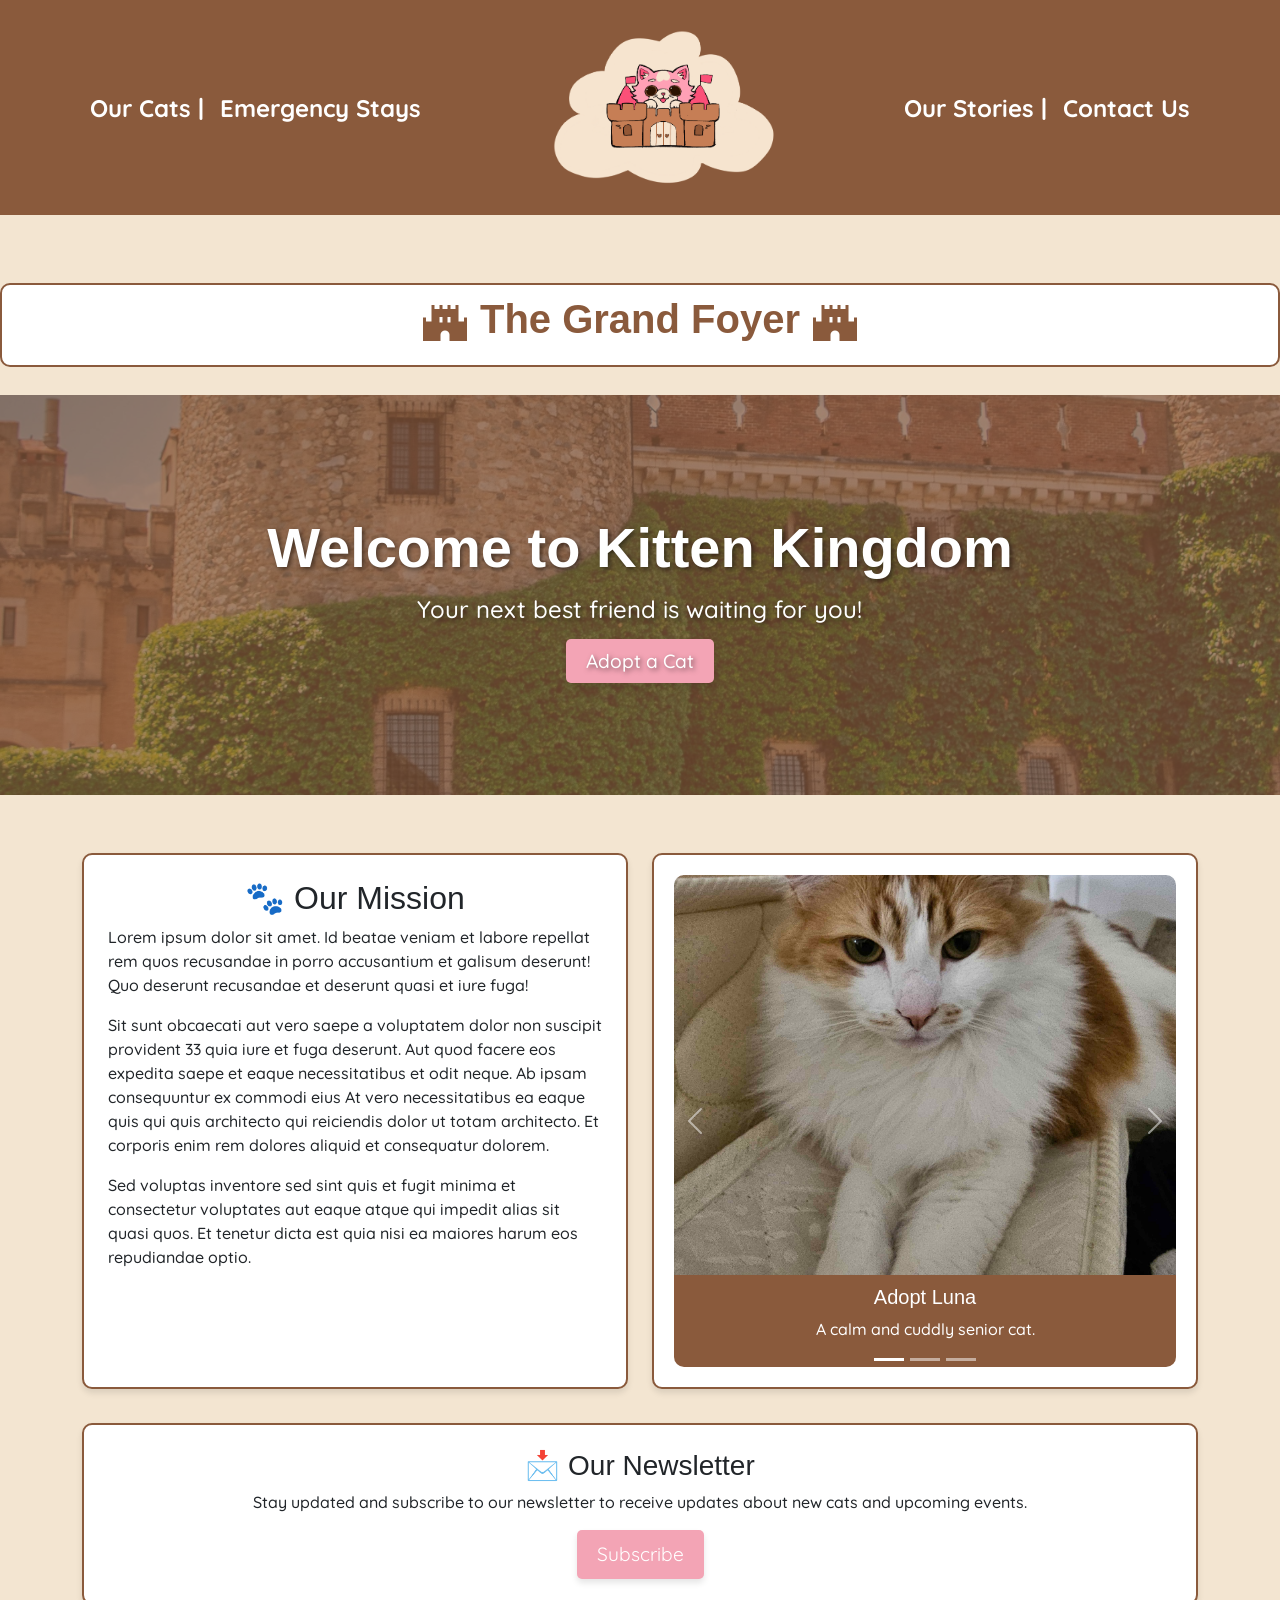
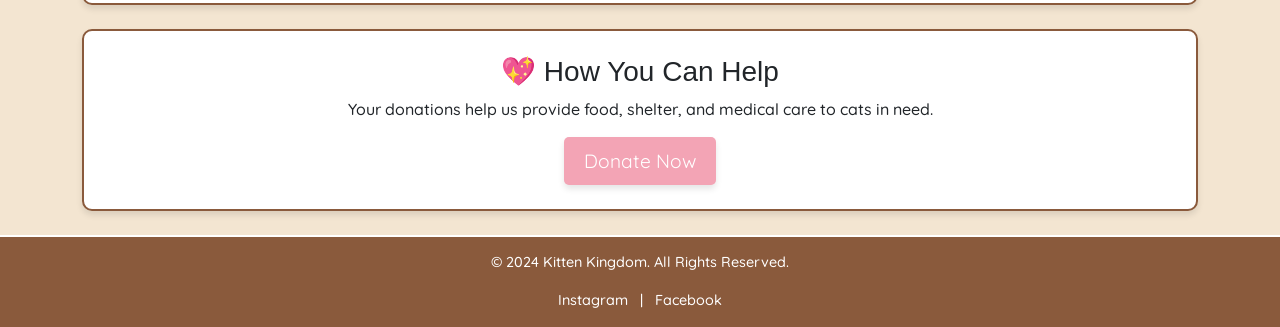
<file: index.html>
<!DOCTYPE html>
<html lang="en">

<head>
    <meta charset="UTF-8">
    <meta name="viewport" content="width=device-width, initial-scale=1.0">
    <meta name="description"
        content="Kitten Kingdom Adoption Center - Find your perfect feline companion! Learn about our adoption process, available cats, our personal mission and our success stories.">
    <meta name="keywords" content="cat adoption, kitten adoption, cat shelter, NYC cats, pet adoption">
    <meta name="author" content="Kitten Kingdom">
    <title>Kitten Kingdom - The Grand Foyer</title>
    <link rel="icon" type="image/x-icon" href="images/favi_1.ico">
    <link href="https://fonts.googleapis.com/css2?family=Carrois+Gothic+SC&family=Quicksand:wght@300..700&display=swap" rel="stylesheet">
    <link href="https://cdn.jsdelivr.net/npm/bootstrap@5.3.2/dist/css/bootstrap.min.css" rel="stylesheet">
    <link rel="stylesheet"
        href="https://fonts.googleapis.com/css2?family=Material+Symbols+Outlined:opsz,wght,FILL,GRAD@20..48,100..700,0..1,-50..200">
    <link rel="stylesheet" href="css/kingdom.css">
</head>

<body>
    <nav class="navbar navbar-expand-lg bg-brown py-3">
        <div class="container">
            <ul class="navbar-nav me-auto">
                <li class="nav-item"><a class="nav-link" href="ourcats.html"> Our Cats | </a></li>
                <li class="nav-item"><a class="nav-link" href="emergencyshelter.html">Emergency Stays </a></li>
            </ul>
            <a class="navbar-brand mx-auto" href="index.html"><img src="images/logo.png" alt="Kitten Kingdom Logo"
                    class="logo"></a>
            <ul class="navbar-nav ms-auto">
                <li class="nav-item"><a class="nav-link" href="oursuccess.html"> Our Stories | </a></li>
                <li class="nav-item"><a class="nav-link" href="contactus.html">Contact Us </a></li>
            </ul>
        </div>
    </nav>

    <header class="text-center my-5 fade-in">
        <div class="header-box">
            <h1><span class="material-symbols-outlined">castle</span>  
                The Grand Foyer   <span class="material-symbols-outlined">castle</span>
            </h1>
        </div>
    </header>

    <div class="hero fade-in">
        <div class="hero-content text-center">
            <h1>Welcome to Kitten Kingdom</h1>
            <p>Your next best friend is waiting for you!</p>
            <a href="ourcats.html" class="btn-custom">Adopt a Cat</a>
        </div>
    </div>
    
    <main class="container mt-5">
        <div class="row align-items-stretch">
            <div class="col-md-6 col-sm-12 mb-4 fade-in d-flex">
                <div class="p-4 box-with-border">
                    <h2 class="text-center">🐾 Our Mission</h2>
                    <p>Lorem ipsum dolor sit amet. Id beatae veniam et labore repellat rem quos recusandae in porro
                        accusantium et galisum deserunt! Quo deserunt recusandae et deserunt quasi et iure fuga! </p>
                    <p>Sit sunt obcaecati aut vero saepe a voluptatem dolor non suscipit provident 33 quia iure et fuga
                        deserunt. Aut quod facere eos expedita saepe et eaque necessitatibus et odit neque. Ab ipsam
                        consequuntur ex commodi eius At vero necessitatibus ea eaque quis qui quis architecto qui
                        reiciendis dolor ut totam architecto. Et corporis enim rem dolores aliquid et consequatur
                        dolorem. </p>
                    <p>Sed voluptas inventore sed sint quis et fugit minima et consectetur voluptates aut eaque atque
                        qui impedit alias sit quasi quos. Et tenetur dicta est quia nisi ea maiores harum eos
                        repudiandae optio.
                    </p>
                </div>
            </div>
            <div class="col-md-6 col-sm-12 mb-4 fade-in d-flex">
                <div id="featuredCats" class="carousel slide box-with-border" data-bs-ride="carousel">
                    <div class="carousel-indicators">
                        <button type="button" data-bs-target="#featuredCats" data-bs-slide-to="0" class="active"
                            aria-current="true"></button>
                        <button type="button" data-bs-target="#featuredCats" data-bs-slide-to="1"></button>
                        <button type="button" data-bs-target="#featuredCats" data-bs-slide-to="2"></button>
                    </div>
                    <div class="carousel-inner">
                        <div class="carousel-item active">
                            <img src="images/cat1.jpg" class="d-block w-100" alt="Cuddly senior cat Luna">
                            <div class="carousel-caption-below">
                                <h5>Adopt Luna</h5>
                                <p>A calm and cuddly senior cat.</p>
                            </div>
                        </div>
                        <div class="carousel-item">
                            <img src="images/cat2.jpg" class="d-block w-100" alt="Playful young kitten whiskers">
                            <div class="carousel-caption-below">
                                <h5>Meet Whiskers</h5>
                                <p>A playful kitten looking for a forever home.</p>
                            </div>
                        </div>
                        <div class="carousel-item">
                            <img src="images/cat3.jpg" class="d-block w-100" alt="Big adventureous young cat shadow">
                            <div class="carousel-caption-below">
                                <h5>Say Hello to Shadow</h5>
                                <p>A curious adventurer ready for her next journey.</p>
                            </div>
                        </div>
                    </div>
                    <button class="carousel-control-prev" type="button" data-bs-target="#featuredCats"
                        data-bs-slide="prev">
                        <span class="carousel-control-prev-icon" aria-hidden="true"></span>
                        <span class="visually-hidden">Previous</span>
                    </button>
                    <button class="carousel-control-next" type="button" data-bs-target="#featuredCats"
                        data-bs-slide="next">
                        <span class="carousel-control-next-icon" aria-hidden="true"></span>
                        <span class="visually-hidden">Next</span>
                    </button>
                </div>
            </div>
        </div>

        <div class="mb-4 fade-in">
            <div class="p-4 box-with-border text-center">
                <h3>📩 Our Newsletter</h3>
                <p>Stay updated and subscribe to our newsletter to receive updates about new cats and upcoming events.
                </p>
                <button class="btn-custom">Subscribe</button>
            </div>
        </div>

        <div class="mb-4 fade-in">
            <div class="p-4 box-with-border text-center">
                <h3>💖 How You Can Help</h3>
                <p>Your donations help us provide food, shelter, and medical care to cats in need.</p>
                <button class="btn-custom">Donate Now</button>
            </div>
        </div>
    </main>

    <footer>
        <div class="container text-center">
            <p>&copy; 2024 Kitten Kingdom. All Rights Reserved.</p>
            <div>
                <a href="#" class="mx-2">Instagram</a> |
                <a href="#" class="mx-2">Facebook</a>
            </div>
        </div>
    </footer>

    <script src="https://cdn.jsdelivr.net/npm/bootstrap@5.3.2/dist/js/bootstrap.bundle.min.js"></script>
</body>

</html>
</file>
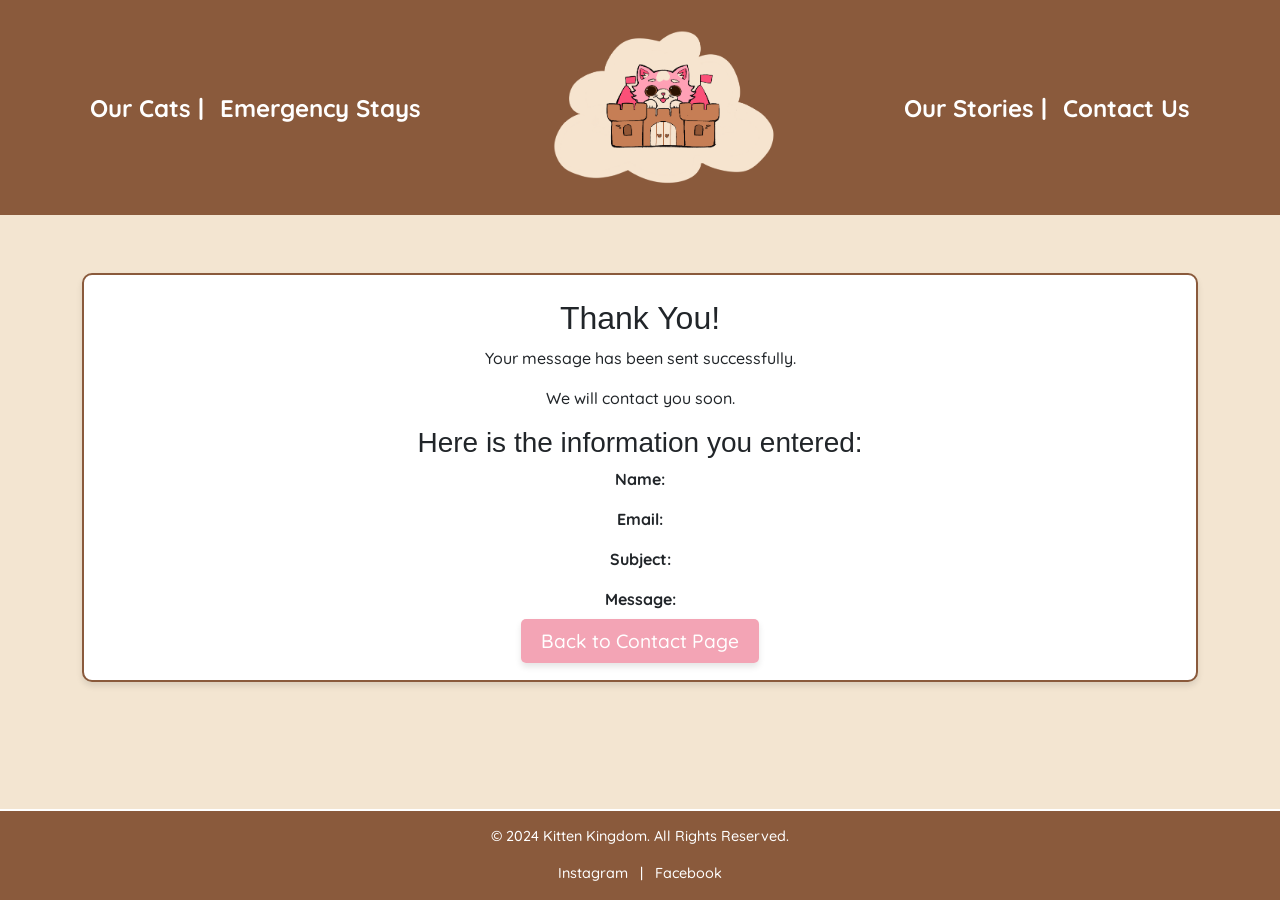
<file: confirmation.html>
<!DOCTYPE html>
<html lang="en">

<head>
    <meta charset="UTF-8">
    <meta name="viewport" content="width=device-width, initial-scale=1.0">
    <title>Message Sent - Kitten Kingdom</title>
    <link rel="icon" type="image/x-icon" href="images/favi_1.ico">
    <link href="https://fonts.googleapis.com/css2?family=Carrois+Gothic+SC&family=Quicksand:wght@300..700&display=swap" rel="stylesheet">
    <link href="https://cdn.jsdelivr.net/npm/bootstrap@5.3.2/dist/css/bootstrap.min.css" rel="stylesheet">
    <link rel="stylesheet" href="css/kingdom.css">
</head>

<body>

    <nav class="navbar navbar-expand-lg bg-brown py-3 fade-in">
        <div class="container">
            <ul class="navbar-nav me-auto">
                <li class="nav-item"><a class="nav-link" href="ourcats.html"> Our Cats | </a></li>
                <li class="nav-item"><a class="nav-link" href="emergencyshelter.html">Emergency Stays </a></li>
            </ul>
            <a class="navbar-brand mx-auto" href="index.html"><img src="images/logo.png" alt="Kitten Kingdom Logo"
                    class="logo"></a>
            <ul class="navbar-nav ms-auto">
                <li class="nav-item"><a class="nav-link" href="oursuccess.html"> Our Stories | </a></li>
                <li class="nav-item"><a class="nav-link" href="contactus.html">Contact Us </a></li>
            </ul>
        </div>
    </nav>

    <main class="container my-5 fade-in">
        <div class="box-with-border p-4 text-center">
            <h2>Thank You!</h2>
            <p>Your message has been sent successfully.</p>
            <p>We will contact you soon.</p>
            <h3>Here is the information you entered:</h3>
            <p><strong>Name:</strong> <span id="name"></span></p>
            <p><strong>Email:</strong> <span id="email"></span></p>
            <p><strong>Subject:</strong> <span id="subject"></span></p>
            <p><strong>Message:</strong> <span id="message"></span></p>
            <a href="contactus.html" class="btn-custom mt-3">Back to Contact Page</a>
        </div>
    </main>

    <footer>
        <div class="container text-center fade-in">
            <p>&copy; 2024 Kitten Kingdom. All Rights Reserved.</p>
            <div>
                <a href="#" class="mx-2">Instagram</a> |
                <a href="#" class="mx-2">Facebook</a>
            </div>
        </div>
    </footer>

    <script>
        
        const params = new URLSearchParams(window.location.search);

        
        document.getElementById("name").textContent = params.get("name");
        document.getElementById("email").textContent = params.get("email");
        document.getElementById("subject").textContent = params.get("subject");
        document.getElementById("message").textContent = params.get("message");
    </script>
</body>

</html>
</file>
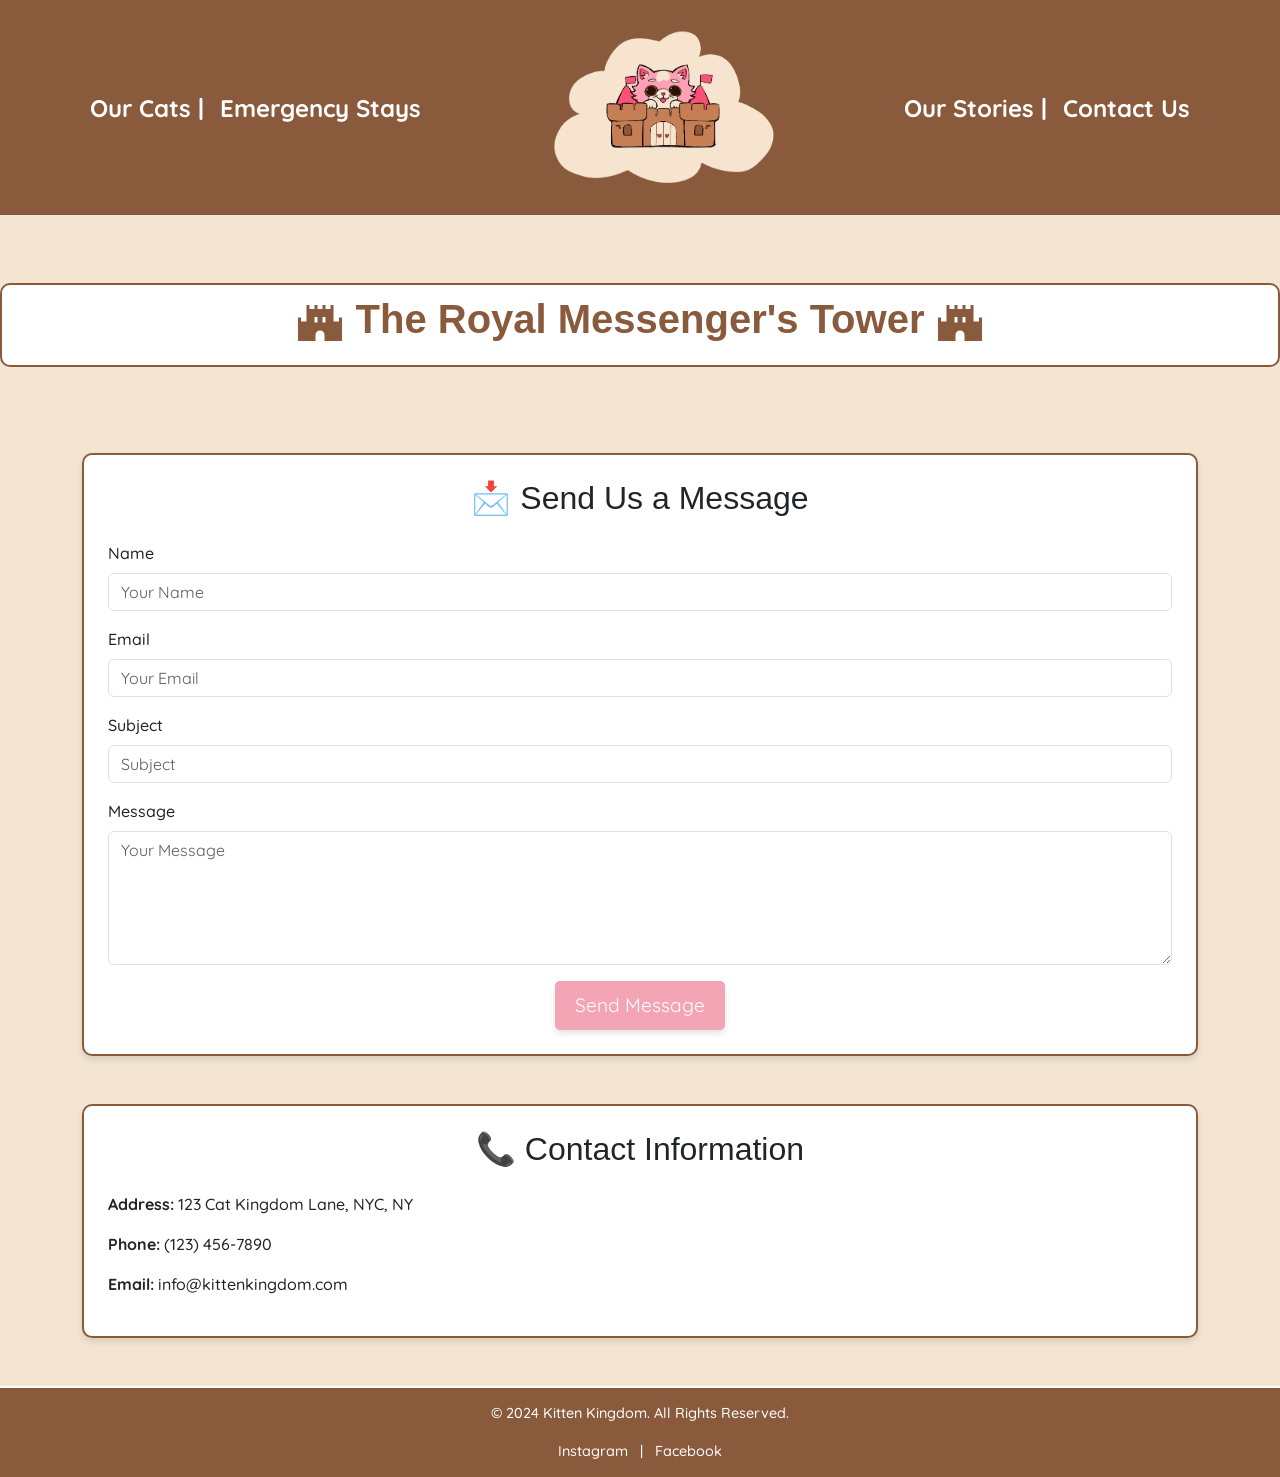
<file: contactus.html>
<!DOCTYPE html>
<html lang="en">

<head>
    <meta charset="UTF-8">
    <meta name="viewport" content="width=device-width, initial-scale=1.0">
    <title>Kitten Kingdom - The Royal Messenger's Tower</title>
    <link rel="icon" type="image/x-icon" href="images/favi_1.ico">
    <link href="https://fonts.googleapis.com/css2?family=Quicksand:wght@300..700&display=swap" rel="stylesheet">
    <link href="https://cdn.jsdelivr.net/npm/bootstrap@5.3.2/dist/css/bootstrap.min.css" rel="stylesheet">
    <link rel="stylesheet"
        href="https://fonts.googleapis.com/css2?family=Material+Symbols+Outlined:opsz,wght,FILL,GRAD@20..48,100..700,0..1,-50..200" />
    <link rel="stylesheet" href="css/kingdom.css">
</head>

<body>

    <nav class="navbar navbar-expand-lg bg-brown py-3">
        <div class="container">
            <ul class="navbar-nav me-auto">
                <li class="nav-item"><a class="nav-link" href="ourcats.html"> Our Cats  | </a></li>
                <li class="nav-item"><a class="nav-link" href="emergencyshelter.html">Emergency Stays </a></li>
            </ul>
            <a class="navbar-brand mx-auto" href="index.html"><img src="images/logo.png" alt="Kitten Kingdom Logo"
                    class="logo"></a>
            <ul class="navbar-nav ms-auto">
                <li class="nav-item"><a class="nav-link" href="oursuccess.html"> Our Stories | </a></li>
                <li class="nav-item"><a class="nav-link" href="contactus.html">Contact Us </a></li>
            </ul>
        </div>
    </nav>

    <header class="text-center my-5 fade-in">
        <div class="header-box">
            <h1><span class="material-symbols-outlined">castle</span>  
                The Royal Messenger's Tower   <span class="material-symbols-outlined">castle</span>
            </h1>
        </div>
    </header>

    <main class="container my-5 fade-in">
        <div class="mb-5">
            <div class="box-with-border p-4">
                <h2 class="text-center mb-4">📩 Send Us a Message</h2>
                <form action="confirmation.html" method="get">
                    <div class="mb-3">
                        <label for="name" class="form-label">Name</label>
                        <input type="text" class="form-control" id="name" name="name" placeholder="Your Name" required>
                    </div>
                    <div class="mb-3">
                        <label for="email" class="form-label">Email</label>
                        <input type="email" class="form-control" id="email" name="email" placeholder="Your Email" required>
                    </div>
                    <div class="mb-3">
                        <label for="subject" class="form-label">Subject</label>
                        <input type="text" class="form-control" id="subject" name="subject" placeholder="Subject" required>
                    </div>
                    <div class="mb-3">
                        <label for="message" class="form-label">Message</label>
                        <textarea class="form-control" id="message" name="message" rows="5" placeholder="Your Message"
                            required></textarea>
                    </div>
                    <div class="text-center">
                        <button type="submit" class="btn-custom">Send Message</button>
                    </div>
                </form>
            </div>
        </div>

        <div>
            <div class="box-with-border p-4 fade-in">
                <h2 class="text-center mb-4">📞 Contact Information</h2>
                <p><strong>Address:</strong> 123 Cat Kingdom Lane, NYC, NY</p>
                <p><strong>Phone:</strong> (123) 456-7890</p>
                <p><strong>Email:</strong> info@kittenkingdom.com</p>
                
            </div>
        </div>
    </main>

    <footer>
        <div class="container text-center">
            <p>&copy; 2024 Kitten Kingdom. All Rights Reserved.</p>
            <div>
                <a href="#" class="mx-2">Instagram</a> |
                <a href="#" class="mx-2">Facebook</a>
            </div>
        </div>
    </footer>

    <script src="https://cdn.jsdelivr.net/npm/bootstrap@5.3.2/dist/js/bootstrap.bundle.min.js"></script>
</body>

</html>
</file>
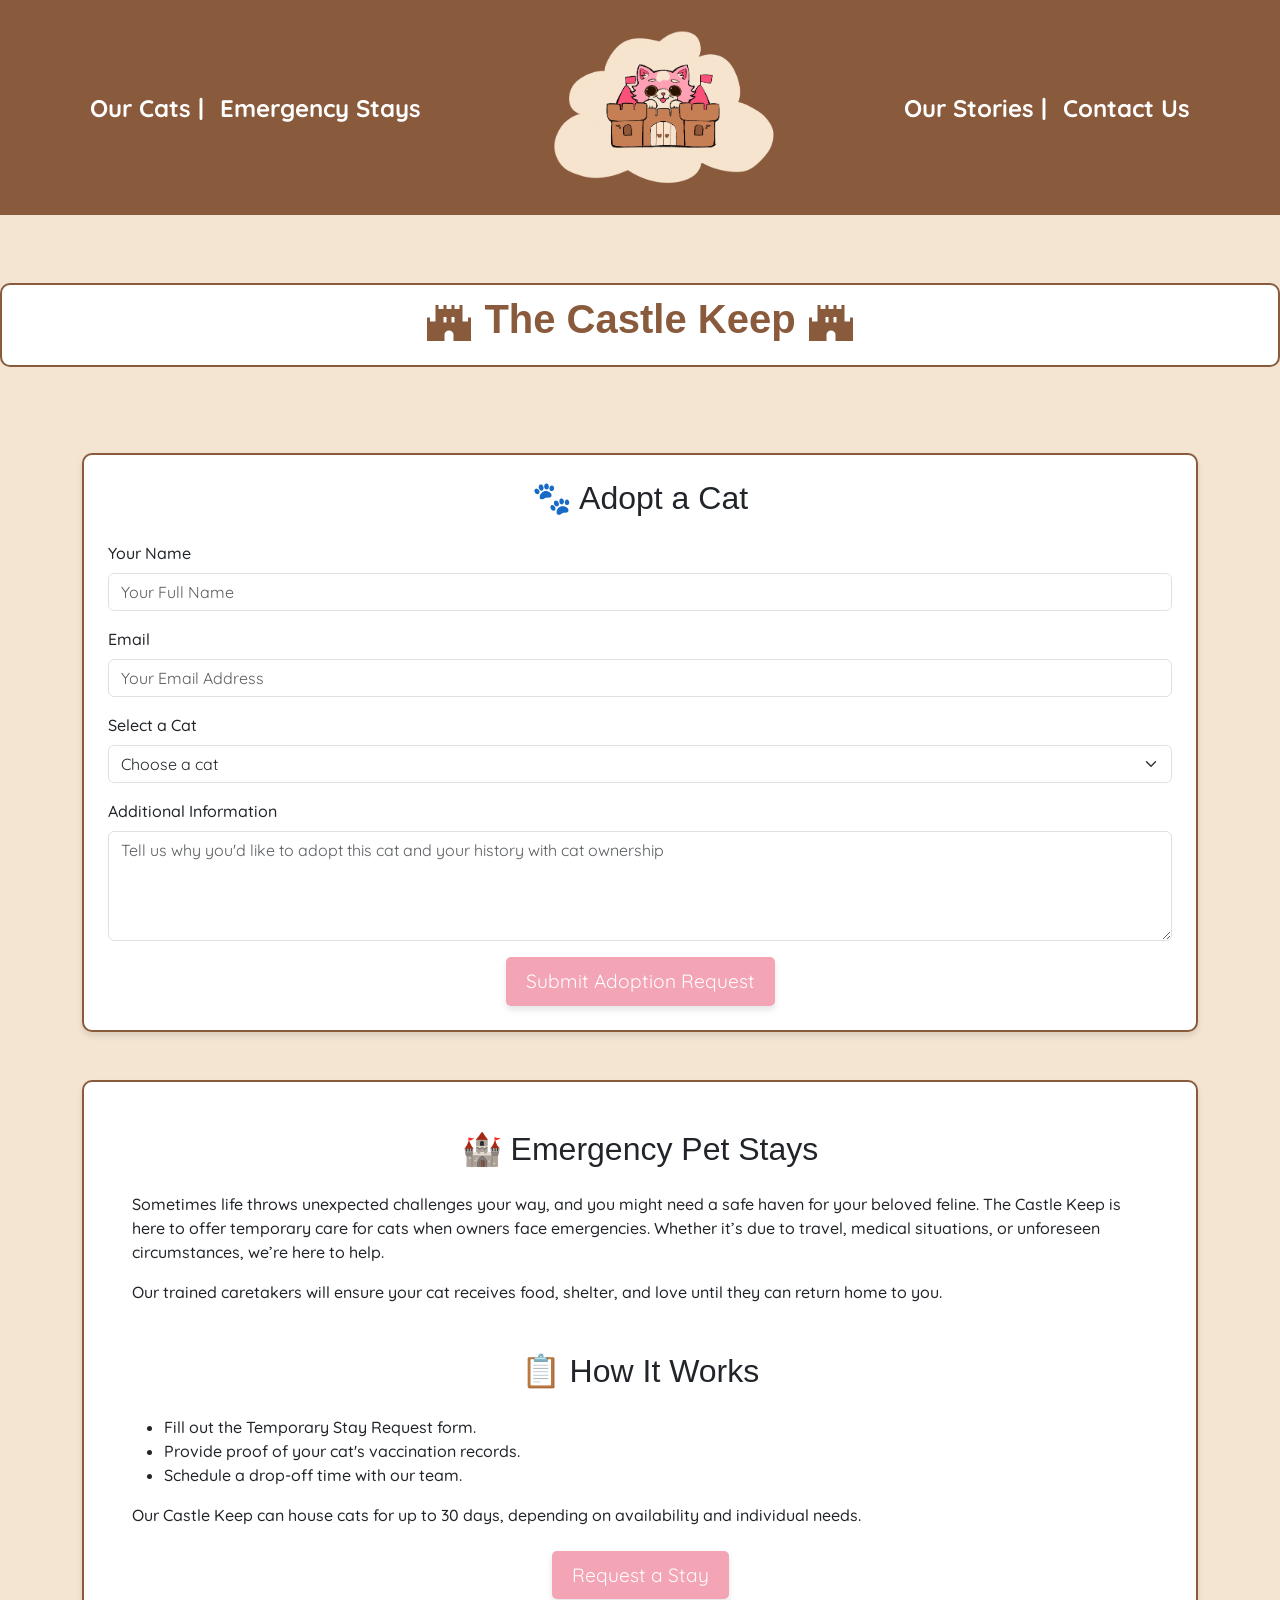
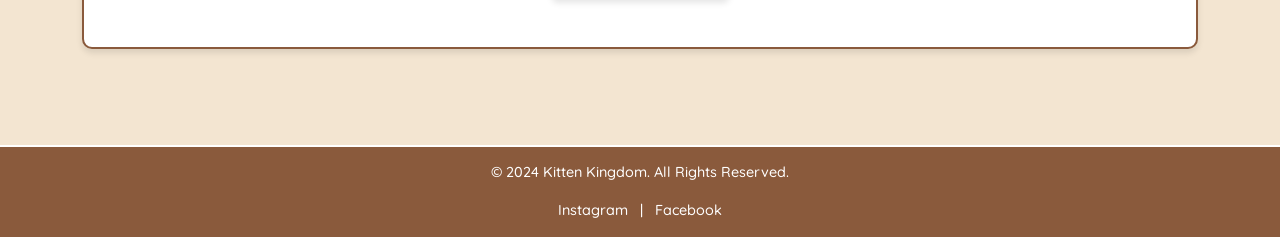
<file: emergencyshelter.html>
<!DOCTYPE html>
<html lang="en">

<head>
    <meta charset="UTF-8">
    <meta name="viewport" content="width=device-width, initial-scale=1.0">
    <title>Kitten Kingdom - The Castle Keep</title>
    <link rel="icon" type="image/x-icon" href="images/favi_1.ico">
    <link href="https://fonts.googleapis.com/css2?family=Carrois+Gothic+SC&family=Quicksand:wght@300..700&display=swap" rel="stylesheet">
    <link href="https://cdn.jsdelivr.net/npm/bootstrap@5.3.2/dist/css/bootstrap.min.css" rel="stylesheet">
    <link rel="stylesheet"
        href="https://fonts.googleapis.com/css2?family=Material+Symbols+Outlined:opsz,wght,FILL,GRAD@20..48,100..700,0..1,-50..200" />
    <link rel="stylesheet" href="css/kingdom.css">
</head>

<body>

    <nav class="navbar navbar-expand-lg bg-brown py-3">
        <div class="container">
            <ul class="navbar-nav me-auto">
                <li class="nav-item"><a class="nav-link" href="ourcats.html"> Our Cats | </a></li>
                <li class="nav-item"><a class="nav-link" href="emergencyshelter.html">Emergency Stays </a></li>
            </ul>
            <a class="navbar-brand mx-auto" href="index.html"><img src="images/logo.png" alt="Kitten Kingdom Logo"
                    class="logo"></a>
            <ul class="navbar-nav ms-auto">
                <li class="nav-item"><a class="nav-link" href="oursuccess.html"> Our Stories | </a></li>
                <li class="nav-item"><a class="nav-link" href="contactus.html">Contact Us </a></li>
            </ul>
        </div>
    </nav>

    <header class="text-center my-5 fade-in">
        <div class="header-box">
            <h1><span class="material-symbols-outlined">castle</span>  
                The Castle Keep   <span class="material-symbols-outlined">castle</span>
            </h1>
        </div>
    </header>

    <main class="container my-5 fade-in">

        <div class="mb-5">
            <div class="box-with-border p-4">
                <h2 class="text-center mb-4">🐾 Adopt a Cat</h2>
                <form>
                    <div class="mb-3">
                        <label for="adopterName" class="form-label">Your Name</label>
                        <input type="text" class="form-control" id="adopterName" placeholder="Your Full Name" required>
                    </div>
                    <div class="mb-3">
                        <label for="adopterEmail" class="form-label">Email</label>
                        <input type="email" class="form-control" id="adopterEmail" placeholder="Your Email Address" required>
                    </div>
                    <div class="mb-3">
                        <label for="selectedCat" class="form-label">Select a Cat</label>
                        <select class="form-select" id="selectedCat" required>
                            <option selected disabled>Choose a cat</option>
                            <option value="Luna">Luna</option>
                            <option value="Whiskers">Whiskers</option>
                            <option value="Shadow">Shadow</option>
                            <option value="Mittens">Mittens</option>
                            <option value="Bella">Bella</option>
                            <option value="Tiger">Tiger</option>
                        </select>
                    </div>
                    <div class="mb-3">
                        <label for="adopterMessage" class="form-label">Additional Information</label>
                        <textarea class="form-control" id="adopterMessage" rows="4"
                            placeholder="Tell us why you'd like to adopt this cat and your history with cat ownership" required></textarea>
                    </div>
                    <div class="text-center">
                        <button type="submit" class="btn-custom">Submit Adoption Request</button>
                    </div>
                </form>
            </div>
        </div>

        <div class="mb-5">
            <div class="box-with-border p-5">
                <h2 class="text-center mb-4">🏰 Emergency Pet Stays</h2>
                <p>
                    Sometimes life throws unexpected challenges your way, and you might need a safe haven for your beloved feline. 
                    The Castle Keep is here to offer temporary care for cats when owners face emergencies. Whether it’s due to travel, 
                    medical situations, or unforeseen circumstances, we’re here to help.
                </p>
                <p>
                    Our trained caretakers will ensure your cat receives food, shelter, and love until they can return home to you.
                </p>
                <h2 class="text-center mb-4 mt-5">📋 How It Works</h2>
                <ul>
                    <li>Fill out the Temporary Stay Request form.</li>
                    <li>Provide proof of your cat's vaccination records.</li>
                    <li>Schedule a drop-off time with our team.</li>
                </ul>
                <p>
                    Our Castle Keep can house cats for up to 30 days, depending on availability and individual needs.
                </p>
                <div class="text-center mt-4">
                    <button class="btn-custom" data-bs-toggle="collapse" data-bs-target="#stayForm" aria-expanded="false"
                        aria-controls="stayForm">Request a Stay</button>
                </div>
            </div>

            <div class="collapse mt-4" id="stayForm">
                <div class="box-with-border p-5">
                    <h2 class="text-center mb-4">📋 Temporary Stay Form</h2>
                    <form>
                        <div class="mb-3">
                            <label for="ownerName" class="form-label">Your Name</label>
                            <input type="text" class="form-control" id="ownerName" placeholder="Your Full Name" required>
                        </div>
                        <div class="mb-3">
                            <label for="ownerEmail" class="form-label">Email</label>
                            <input type="email" class="form-control" id="ownerEmail" placeholder="Your Email Address" required>
                        </div>
                        <div class="mb-3">
                            <label for="catName" class="form-label">Cat's Name</label>
                            <input type="text" class="form-control" id="catName" placeholder="Your Cat's Name" required>
                        </div>
                        <div class="mb-3">
                            <label for="stayStartDate" class="form-label">Stay Start Date</label>
                            <input type="date" class="form-control" id="stayStartDate" required>
                        </div>
                        <div class="mb-3">
                            <label for="stayEndDate" class="form-label">Stay End Date</label>
                            <input type="date" class="form-control" id="stayEndDate" required>
                        </div>
                        <div class="mb-3">
                            <label for="message" class="form-label">Additional Information</label>
                            <textarea class="form-control" id="message" rows="4"
                                placeholder="Provide any special instructions or details (ie. allergies, general cat temperament)" required></textarea>
                        </div>
                        <div class="text-center">
                            <button type="submit" class="btn-custom">Submit Request</button>
                        </div>
                    </form>
                </div>
            </div>
        </div>
    </main>

    <footer>
        <div class="container text-center">
            <p>&copy; 2024 Kitten Kingdom. All Rights Reserved.</p>
            <div>
                <a href="#" class="mx-2">Instagram</a> |
                <a href="#" class="mx-2">Facebook</a>
            </div>
        </div>
    </footer>

    <script src="https://cdn.jsdelivr.net/npm/bootstrap@5.3.2/dist/js/bootstrap.bundle.min.js"></script>
</body>

</html>
</file>
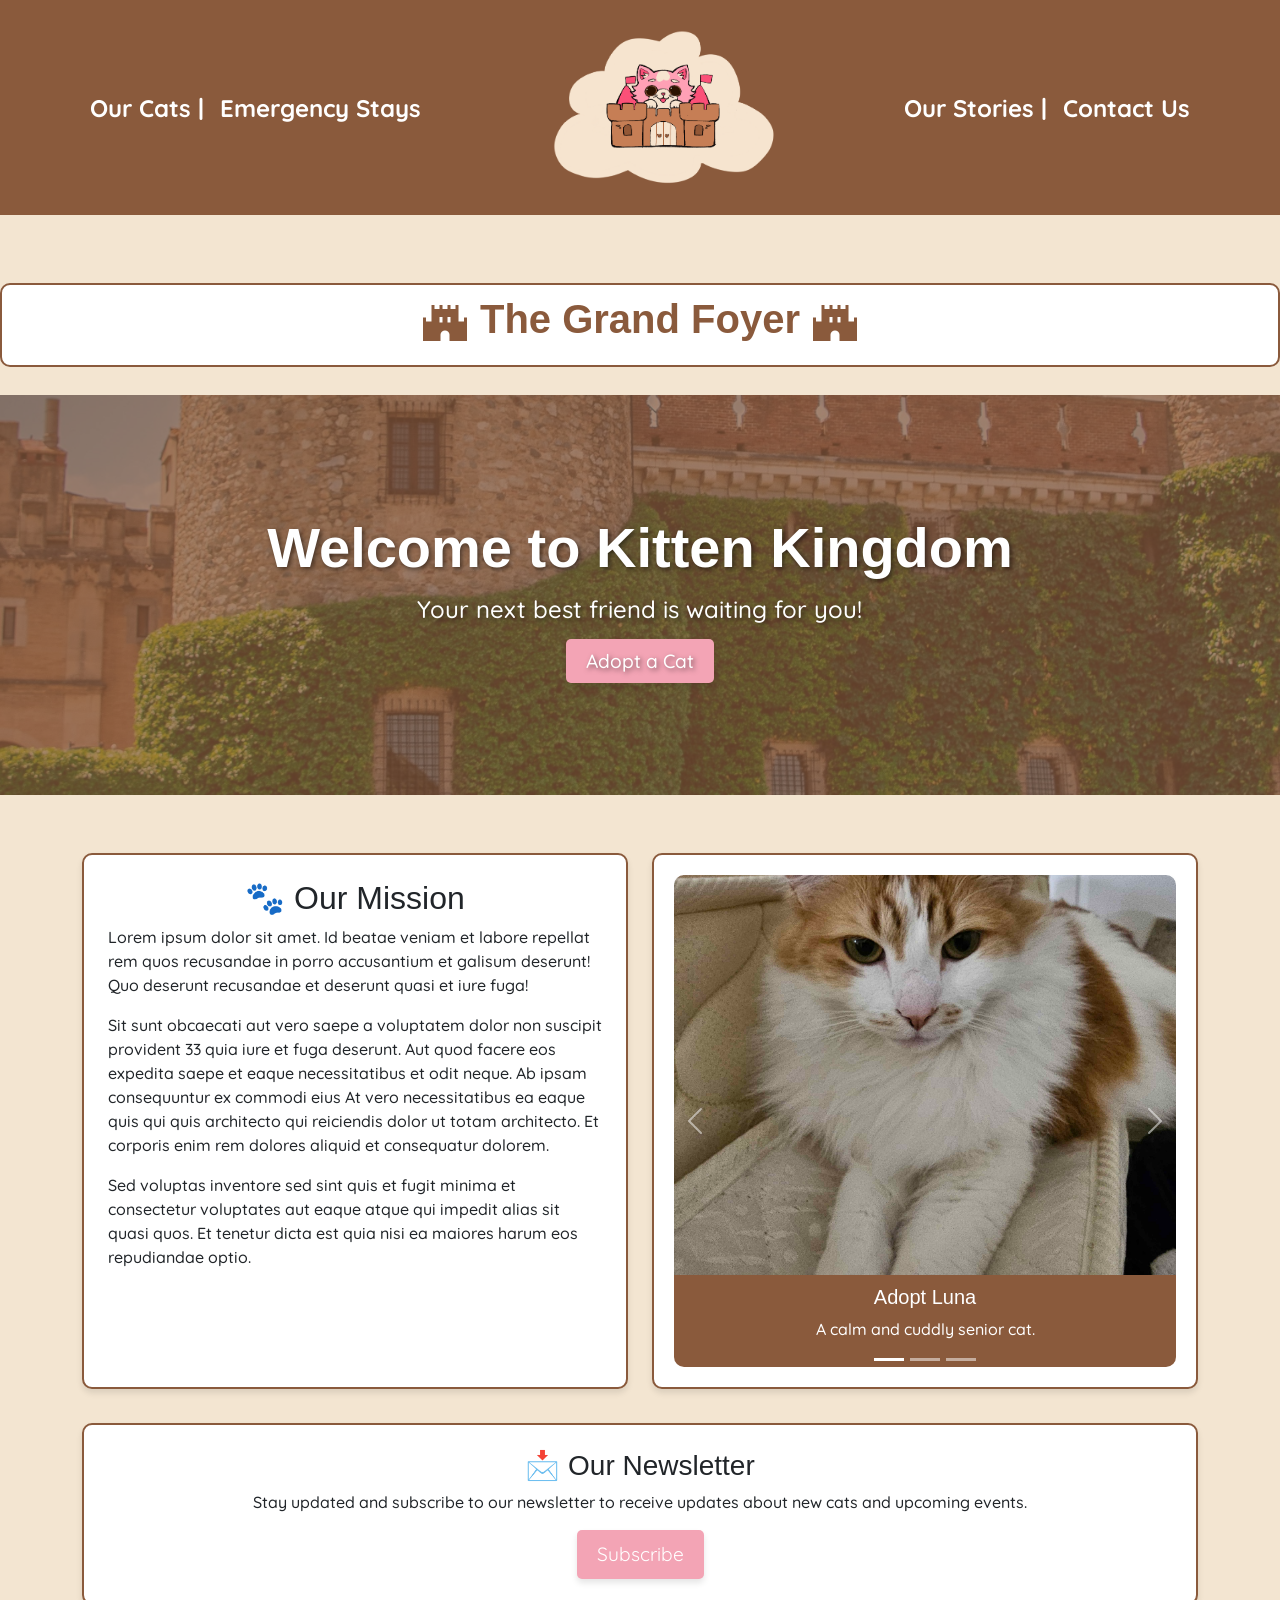
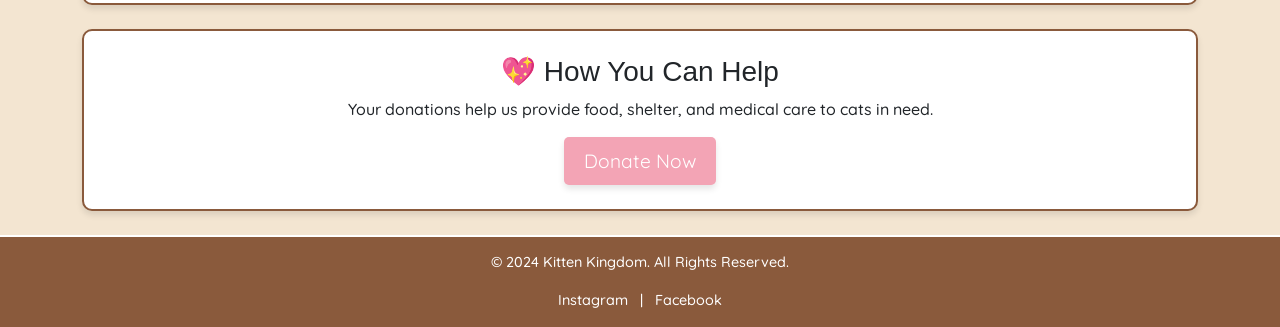
<file: home.html>
<!DOCTYPE html>
<html lang="en">

<head>
    <meta charset="UTF-8">
    <meta name="viewport" content="width=device-width, initial-scale=1.0">
    <meta name="description"
        content="Kitten Kingdom Adoption Center - Find your perfect feline companion! Learn about our adoption process, available cats, our personal mission and our success stories.">
    <meta name="keywords" content="cat adoption, kitten adoption, cat shelter, NYC cats, pet adoption">
    <meta name="author" content="Kitten Kingdom">
    <title>Kitten Kingdom - The Grand Foyer</title>
    <link rel="icon" type="image/x-icon" href="images/favi_1.ico">
    <link href="https://fonts.googleapis.com/css2?family=Carrois+Gothic+SC&family=Quicksand:wght@300..700&display=swap" rel="stylesheet">
    <link href="https://cdn.jsdelivr.net/npm/bootstrap@5.3.2/dist/css/bootstrap.min.css" rel="stylesheet">
    <link rel="stylesheet"
        href="https://fonts.googleapis.com/css2?family=Material+Symbols+Outlined:opsz,wght,FILL,GRAD@20..48,100..700,0..1,-50..200">
    <link rel="stylesheet" href="css/kingdom.css">
</head>

<body>
    <nav class="navbar navbar-expand-lg bg-brown py-3">
        <div class="container">
            <ul class="navbar-nav me-auto">
                <li class="nav-item"><a class="nav-link" href="outcats.html"> Our Cats | </a></li>
                <li class="nav-item"><a class="nav-link" href="emergencyshelter.html">Emergency Stays </a></li>
            </ul>
            <a class="navbar-brand mx-auto" href="home.html"><img src="images/logo.png" alt="Kitten Kingdom Logo"
                    class="logo"></a>
            <ul class="navbar-nav ms-auto">
                <li class="nav-item"><a class="nav-link" href="oursuccess.html"> Our Stories | </a></li>
                <li class="nav-item"><a class="nav-link" href="contactus.html">Contact Us </a></li>
            </ul>
        </div>
    </nav>

    <header class="text-center my-5 fade-in">
        <div class="header-box">
            <h1><span class="material-symbols-outlined">castle</span>  
                The Grand Foyer   <span class="material-symbols-outlined">castle</span>
            </h1>
        </div>
    </header>

    <div class="hero fade-in">
        <div class="hero-content text-center">
            <h1>Welcome to Kitten Kingdom</h1>
            <p>Your next best friend is waiting for you!</p>
            <a href="outcats.html" class="btn-custom">Adopt a Cat</a>
        </div>
    </div>
    
    <main class="container mt-5">
        <div class="row align-items-stretch">
            <div class="col-md-6 col-sm-12 mb-4 fade-in d-flex">
                <div class="p-4 box-with-border">
                    <h2 class="text-center">🐾 Our Mission</h2>
                    <p>Lorem ipsum dolor sit amet. Id beatae veniam et labore repellat rem quos recusandae in porro
                        accusantium et galisum deserunt! Quo deserunt recusandae et deserunt quasi et iure fuga! </p>
                    <p>Sit sunt obcaecati aut vero saepe a voluptatem dolor non suscipit provident 33 quia iure et fuga
                        deserunt. Aut quod facere eos expedita saepe et eaque necessitatibus et odit neque. Ab ipsam
                        consequuntur ex commodi eius At vero necessitatibus ea eaque quis qui quis architecto qui
                        reiciendis dolor ut totam architecto. Et corporis enim rem dolores aliquid et consequatur
                        dolorem. </p>
                    <p>Sed voluptas inventore sed sint quis et fugit minima et consectetur voluptates aut eaque atque
                        qui impedit alias sit quasi quos. Et tenetur dicta est quia nisi ea maiores harum eos
                        repudiandae optio.
                    </p>
                </div>
            </div>
            <div class="col-md-6 col-sm-12 mb-4 fade-in d-flex">
                <div id="featuredCats" class="carousel slide box-with-border" data-bs-ride="carousel">
                    <div class="carousel-indicators">
                        <button type="button" data-bs-target="#featuredCats" data-bs-slide-to="0" class="active"
                            aria-current="true"></button>
                        <button type="button" data-bs-target="#featuredCats" data-bs-slide-to="1"></button>
                        <button type="button" data-bs-target="#featuredCats" data-bs-slide-to="2"></button>
                    </div>
                    <div class="carousel-inner">
                        <div class="carousel-item active">
                            <img src="images/cat1.jpg" class="d-block w-100" alt="Cuddly senior cat Luna">
                            <div class="carousel-caption-below">
                                <h5>Adopt Luna</h5>
                                <p>A calm and cuddly senior cat.</p>
                            </div>
                        </div>
                        <div class="carousel-item">
                            <img src="images/cat2.jpg" class="d-block w-100" alt="Playful young kitten whiskers">
                            <div class="carousel-caption-below">
                                <h5>Meet Whiskers</h5>
                                <p>A playful kitten looking for a forever home.</p>
                            </div>
                        </div>
                        <div class="carousel-item">
                            <img src="images/cat3.jpg" class="d-block w-100" alt="Big adventureous young cat shadow">
                            <div class="carousel-caption-below">
                                <h5>Say Hello to Shadow</h5>
                                <p>A curious adventurer ready for her next journey.</p>
                            </div>
                        </div>
                    </div>
                    <button class="carousel-control-prev" type="button" data-bs-target="#featuredCats"
                        data-bs-slide="prev">
                        <span class="carousel-control-prev-icon" aria-hidden="true"></span>
                        <span class="visually-hidden">Previous</span>
                    </button>
                    <button class="carousel-control-next" type="button" data-bs-target="#featuredCats"
                        data-bs-slide="next">
                        <span class="carousel-control-next-icon" aria-hidden="true"></span>
                        <span class="visually-hidden">Next</span>
                    </button>
                </div>
            </div>
        </div>

        <div class="mb-4 fade-in">
            <div class="p-4 box-with-border text-center">
                <h3>📩 Our Newsletter</h3>
                <p>Stay updated and subscribe to our newsletter to receive updates about new cats and upcoming events.
                </p>
                <button class="btn-custom">Subscribe</button>
            </div>
        </div>

        <div class="mb-4 fade-in">
            <div class="p-4 box-with-border text-center">
                <h3>💖 How You Can Help</h3>
                <p>Your donations help us provide food, shelter, and medical care to cats in need.</p>
                <button class="btn-custom">Donate Now</button>
            </div>
        </div>
    </main>

    <footer>
        <div class="container text-center">
            <p>&copy; 2024 Kitten Kingdom. All Rights Reserved.</p>
            <div>
                <a href="#" class="mx-2">Instagram</a> |
                <a href="#" class="mx-2">Facebook</a>
            </div>
        </div>
    </footer>

    <script src="https://cdn.jsdelivr.net/npm/bootstrap@5.3.2/dist/js/bootstrap.bundle.min.js"></script>
</body>

</html>
</file>
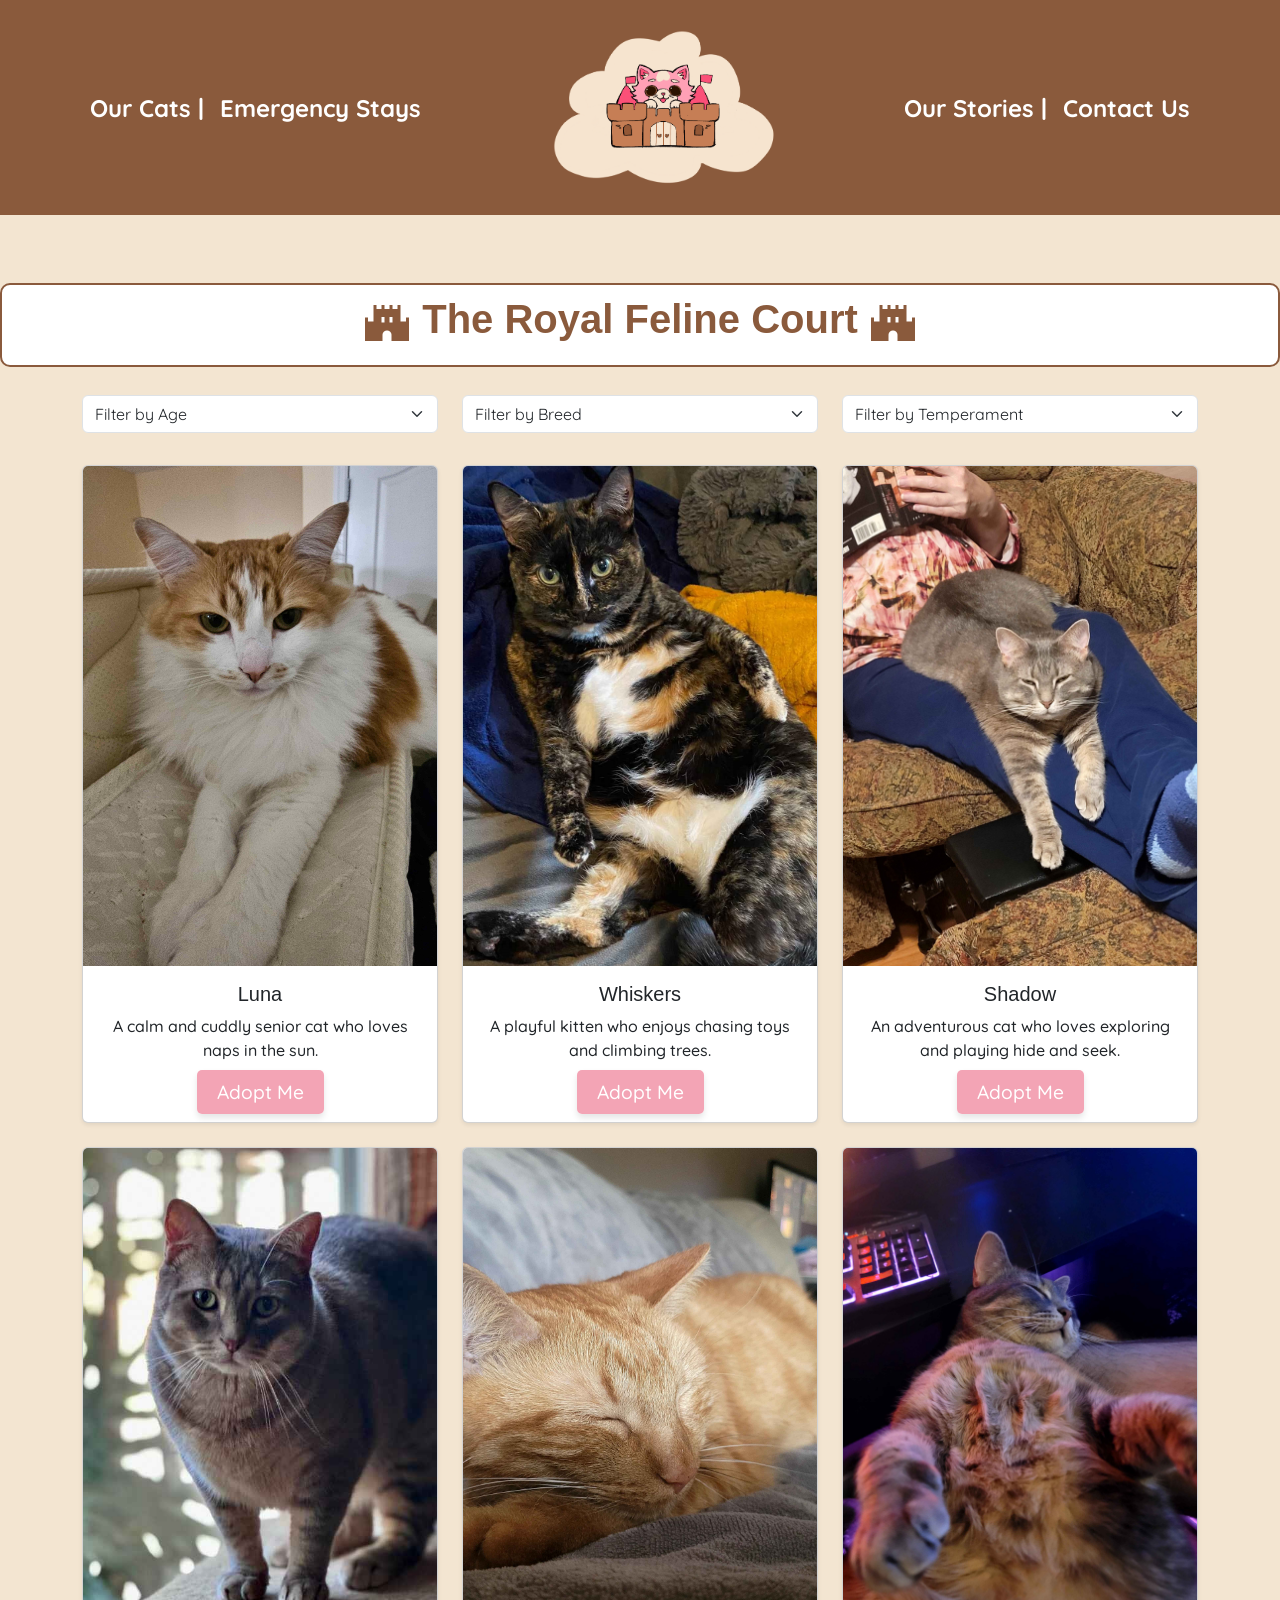
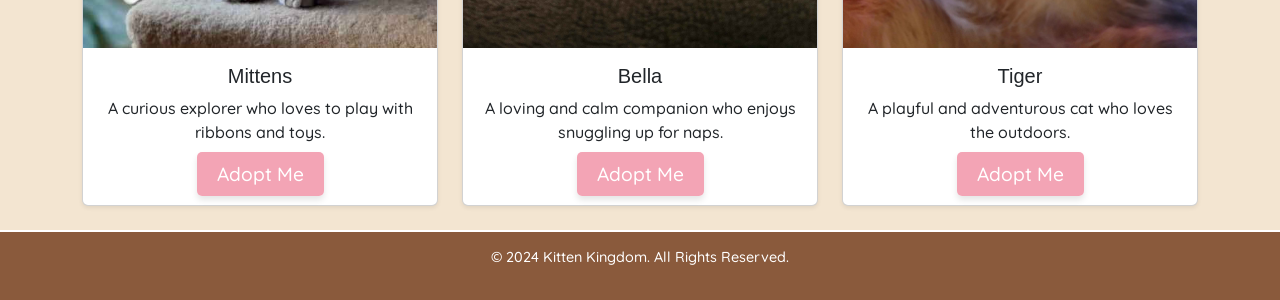
<file: ourcats.html>
<!DOCTYPE html>
<html lang="en">

<head>
    <meta charset="UTF-8">
    <meta name="viewport" content="width=device-width, initial-scale=1.0">
    <title>Kitten Kingdom - Royal Feline Court</title>
    <link rel="icon" type="image/x-icon" href="images/favi_1.ico">
    <link href="https://fonts.googleapis.com/css2?family=Carrois+Gothic+SC&family=Quicksand:wght@300..700&display=swap" rel="stylesheet">
    <link href="https://cdn.jsdelivr.net/npm/bootstrap@5.3.2/dist/css/bootstrap.min.css" rel="stylesheet">
    <link href="https://fonts.googleapis.com/css2?family=Nunito:wght@400;700&display=swap" rel="stylesheet">
    <link rel="stylesheet"
        href="https://fonts.googleapis.com/css2?family=Material+Symbols+Outlined:opsz,wght,FILL,GRAD@20..48,100..700,0..1,-50..200" />
    <link rel="stylesheet" href="css/kingdom.css">
</head>

<body>

    <nav class="navbar navbar-expand-lg bg-brown py-3">
        <div class="container">
            <ul class="navbar-nav me-auto">
                <li class="nav-item"><a class="nav-link" href="ourcats.html"> Our Cats | </a></li>
                <li class="nav-item"><a class="nav-link" href="emergencyshelter.html">Emergency Stays </a></li>
            </ul>
            <a class="navbar-brand mx-auto" href="index.html"><img src="images/logo.png" alt="Kitten Kingdom Logo"
                    class="logo"></a>
            <ul class="navbar-nav ms-auto">
                <li class="nav-item"><a class="nav-link" href="oursuccess.html"> Our Stories | </a></li>
                <li class="nav-item"><a class="nav-link" href="contactus.html">Contact Us </a></li>
            </ul>
        </div>
    </nav>


    <header class="text-center my-5 fade-in">
        <div class="header-box">
            <h1><span class="material-symbols-outlined">castle</span>  The Royal Feline Court   <span
                    class="material-symbols-outlined">castle</span></h1>
        </div>
    </header>


    <div class="container mb-4 fade-in">
        <div class="row text-center">
            <div class="col-md-4 mb-2">
                <select class="form-select">
                    <option selected>Filter by Age</option>
                    <option value="1">Kitten</option>
                    <option value="2">Adult</option>
                    <option value="3">Senior</option>
                </select>
            </div>
            <div class="col-md-4 mb-2">
                <select class="form-select">
                    <option selected>Filter by Breed</option>
                    <option value="1">Siamese</option>
                    <option value="2">Persian</option>
                    <option value="3">Maine Coon</option>
                </select>
            </div>
            <div class="col-md-4 mb-2">
                <select class="form-select">
                    <option selected>Filter by Temperament</option>
                    <option value="1">Playful</option>
                    <option value="2">Calm</option>
                    <option value="3">Adventurous</option>
                </select>
            </div>
        </div>
    </div>


    <main class="container fade-in">
        <div class="row">
            <div class="col-md-4 mb-4">
                <div class="card shadow-sm">
                    <img src="images/cat1.jpg" class="card-img-top" alt="Calm cuddly senior cat Luna">
                    <div class="card-body text-center">
                        <h5 class="card-title">Luna</h5>
                        <p class="card-text">A calm and cuddly senior cat who loves naps in the sun.</p>
                        <a href="emergencyshelter.html" class="btn-custom">Adopt Me</a>

                    </div>
                </div>
            </div>
            <div class="col-md-4 mb-4">
                <div class="card shadow-sm">
                    <img src="images/cat2.jpg" class="card-img-top" alt="Playful kitten whiskers">
                    <div class="card-body text-center">
                        <h5 class="card-title">Whiskers</h5>
                        <p class="card-text">A playful kitten who enjoys chasing toys and climbing trees.</p>
                        <a href="emergencyshelter.html" class="btn-custom">Adopt Me</a>

                    </div>
                </div>
            </div>
            <div class="col-md-4 mb-4">
                <div class="card shadow-sm">
                    <img src="images/cat3.jpg" class="card-img-top" alt="Big adventureous cat shadow">
                    <div class="card-body text-center">
                        <h5 class="card-title">Shadow</h5>
                        <p class="card-text">An adventurous cat who loves exploring and playing hide and seek.</p>
                        <a href="emergencyshelter.html" class="btn-custom">Adopt Me</a>

                    </div>
                </div>
            </div>
        </div>


        <div class="row">
            <div class="col-md-4 mb-4">
                <div class="card shadow-sm">
                    <img src="images/cat4.jpg" class="card-img-top" alt="Curious and kind cat Mittens">
                    <div class="card-body text-center">
                        <h5 class="card-title">Mittens</h5>
                        <p class="card-text">A curious explorer who loves to play with ribbons and toys.</p>
                        <a href="emergencyshelter.html" class="btn-custom">Adopt Me</a>

                    </div>
                </div>
            </div>
            <div class="col-md-4 mb-4">
                <div class="card shadow-sm">
                    <img src="images/cat5.jpg" class="card-img-top" alt="Relaxing and snuggly cat Bella">
                    <div class="card-body text-center">
                        <h5 class="card-title">Bella</h5>
                        <p class="card-text">A loving and calm companion who enjoys snuggling up for naps.</p>
                        <a href="emergencyshelter.html" class="btn-custom">Adopt Me</a>
                    </div>
                </div>
            </div>
            <div class="col-md-4 mb-4">
                <div class="card shadow-sm">
                    <img src="images/cat6.jpg" class="card-img-top" alt="Happy and adventureous cat Tiger">
                    <div class="card-body text-center">
                        <h5 class="card-title">Tiger</h5>
                        <p class="card-text">A playful and adventurous cat who loves the outdoors.</p>
                        <a href="emergencyshelter.html" class="btn-custom">Adopt Me</a>
                    </div>
                </div>
            </div>
        </div>
    </main>


    <footer>
        <div class="container">
            <p>&copy; 2024 Kitten Kingdom. All Rights Reserved.</p>
        </div>
    </footer>

    <script src="https://cdn.jsdelivr.net/npm/bootstrap@5.3.2/dist/js/bootstrap.bundle.min.js"></script>
</body>

</html>
</file>
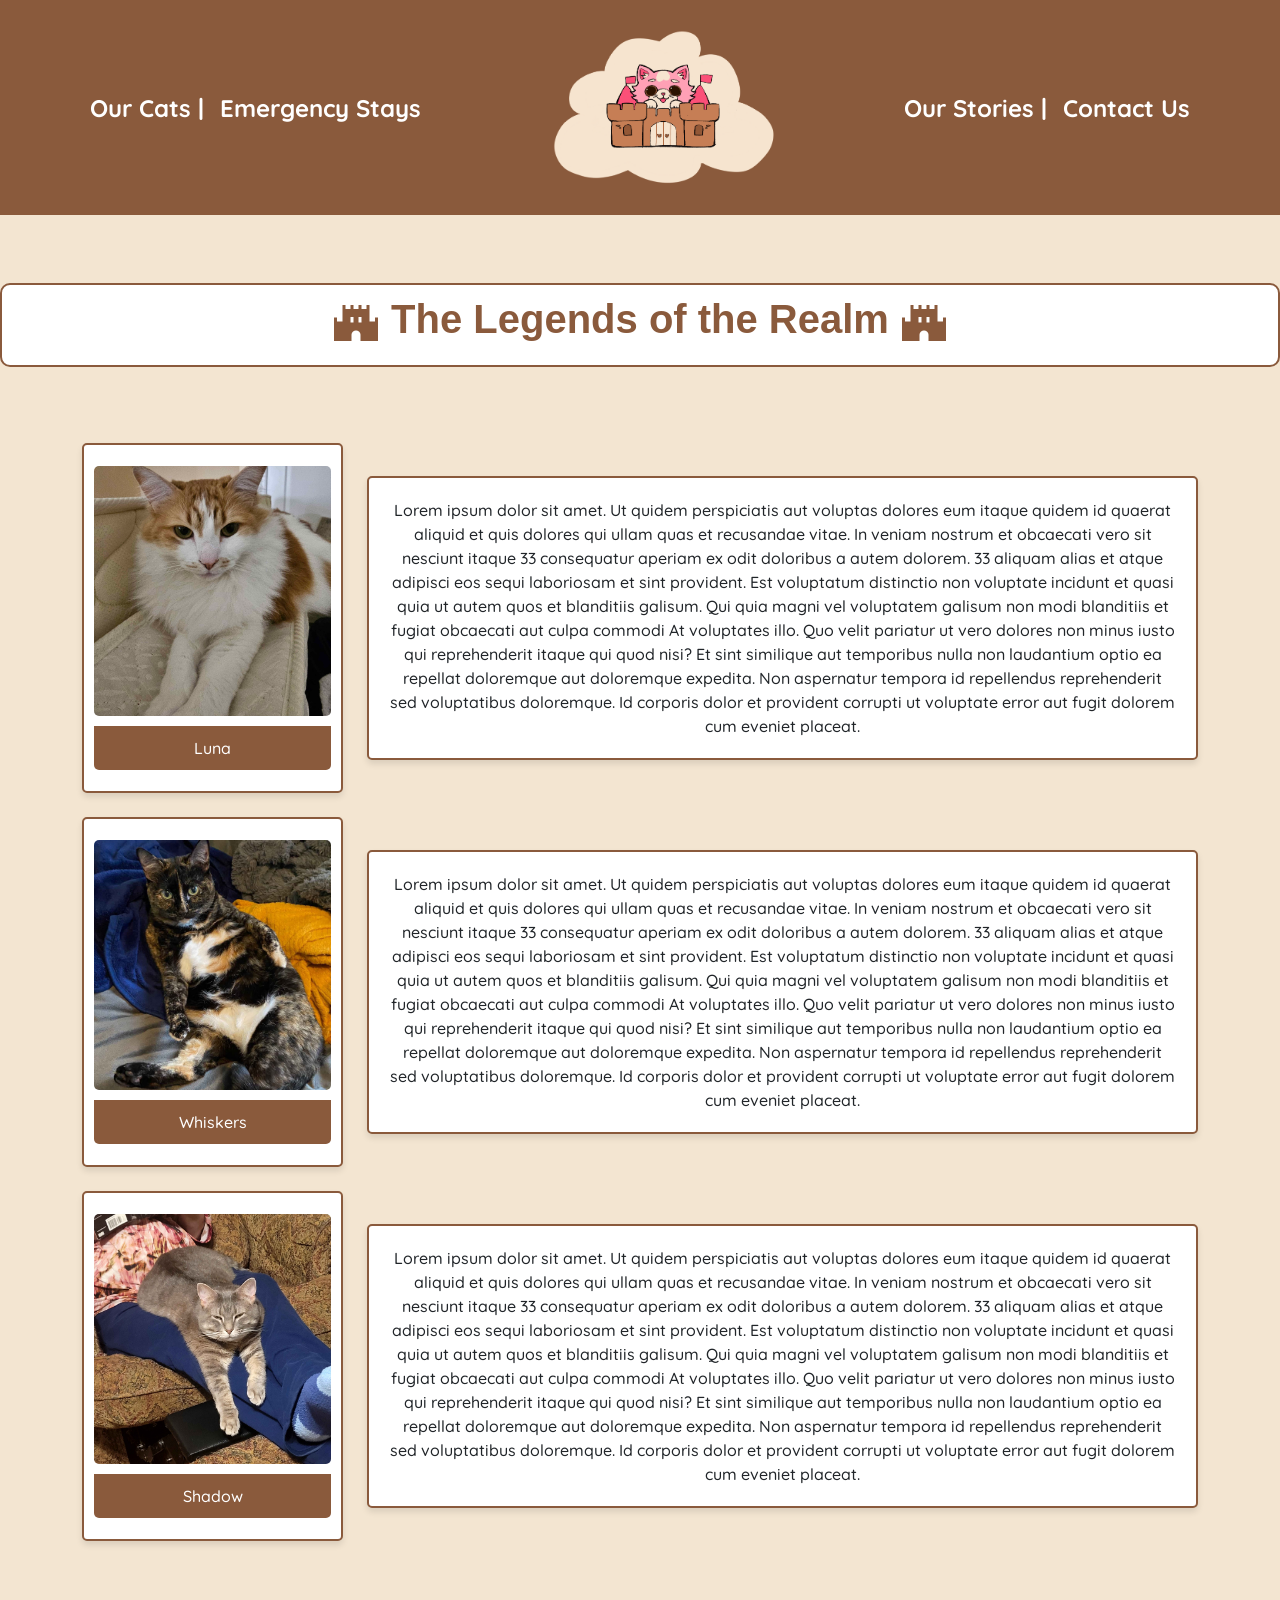
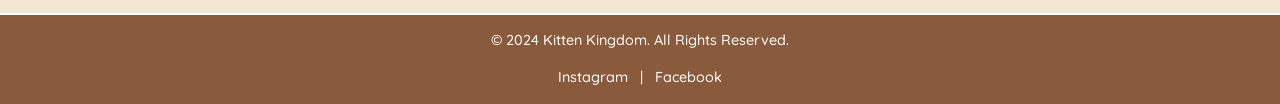
<file: oursuccess.html>
<!DOCTYPE html>
<html lang="en">

<head>
    <meta charset="UTF-8">
    <meta name="viewport" content="width=device-width, initial-scale=1.0">
    <title>Kitten Kingdom - Legends of the Realm</title>
    <link rel="icon" type="image/x-icon" href="images/favi_1.ico">
    <link href="https://fonts.googleapis.com/css2?family=Carrois+Gothic+SC&family=Quicksand:wght@300..700&display=swap" rel="stylesheet">
    <link href="https://cdn.jsdelivr.net/npm/bootstrap@5.3.2/dist/css/bootstrap.min.css" rel="stylesheet">
    <link rel="stylesheet"
    href="https://fonts.googleapis.com/css2?family=Material+Symbols+Outlined:opsz,wght,FILL,GRAD@20..48,100..700,0..1,-50..200">
    <link rel="stylesheet" href="css/kingdom.css">
</head>

<body>
    <nav class="navbar navbar-expand-lg bg-brown py-3">
        <div class="container">
            <ul class="navbar-nav me-auto">
                <li class="nav-item"><a class="nav-link" href="ourcats.html"> Our Cats | </a></li>
                <li class="nav-item"><a class="nav-link" href="emergencyshelter.html">Emergency Stays </a></li>
            </ul>
            <a class="navbar-brand mx-auto" href="index.html"><img src="images/logo.png" alt="Kitten Kingdom Logo"
                    class="logo"></a>
            <ul class="navbar-nav ms-auto">
                <li class="nav-item"><a class="nav-link" href="oursuccess.html"> Our Stories | </a></li>
                <li class="nav-item"><a class="nav-link" href="contactus.html">Contact Us </a></li>
            </ul>
        </div>
    </nav>

    <header class="text-center my-5 fade-in">
        <div class="header-box">
            <h1><span class="material-symbols-outlined">castle</span>  
                The Legends of the Realm   <span class="material-symbols-outlined">castle</span>
            </h1>
        </div>
    </header>

    <main class="container my-5 fade-in">
        <div class="row align-items-center mb-4">
            <div class="col-md-3">
                <div class="success-image-container">
                    <img src="images/cat1.jpg" alt="Sweet senior cat Luna" class="success-img">
                    <div class="success-caption">Luna</div>
                </div>
            </div>
            <div class="col-md-9">
                <div class="success-text-box">
                    Lorem ipsum dolor sit amet. Ut quidem perspiciatis aut voluptas dolores eum itaque quidem id quaerat aliquid et quis dolores qui ullam quas et recusandae vitae. In veniam nostrum et obcaecati vero sit nesciunt itaque 33 consequatur aperiam ex odit doloribus a autem dolorem. 33 aliquam alias et atque adipisci eos sequi laboriosam et sint provident. Est voluptatum distinctio non voluptate incidunt et quasi quia ut autem quos et blanditiis galisum. Qui quia magni vel voluptatem galisum non modi blanditiis et fugiat obcaecati aut culpa commodi At voluptates illo. Quo velit pariatur ut vero dolores non minus iusto qui reprehenderit itaque qui quod nisi? Et sint similique aut temporibus nulla non laudantium optio ea repellat doloremque aut doloremque expedita. Non aspernatur tempora id repellendus reprehenderit sed voluptatibus doloremque. Id corporis dolor et provident corrupti ut voluptate error aut fugit dolorem cum eveniet placeat. 
                </div>
            </div>
        </div>
        
        <div class="row align-items-center mb-4 fade-in">
            <div class="col-md-3">
                <div class="success-image-container">
                    <img src="images/cat2.jpg" alt="Cuddly cat Whiskers" class="success-img">
                    <div class="success-caption">Whiskers</div>
                </div>
            </div>
            <div class="col-md-9">
                <div class="success-text-box">
                    Lorem ipsum dolor sit amet. Ut quidem perspiciatis aut voluptas dolores eum itaque quidem id quaerat aliquid et quis dolores qui ullam quas et recusandae vitae. In veniam nostrum et obcaecati vero sit nesciunt itaque 33 consequatur aperiam ex odit doloribus a autem dolorem. 33 aliquam alias et atque adipisci eos sequi laboriosam et sint provident. Est voluptatum distinctio non voluptate incidunt et quasi quia ut autem quos et blanditiis galisum. Qui quia magni vel voluptatem galisum non modi blanditiis et fugiat obcaecati aut culpa commodi At voluptates illo. Quo velit pariatur ut vero dolores non minus iusto qui reprehenderit itaque qui quod nisi? Et sint similique aut temporibus nulla non laudantium optio ea repellat doloremque aut doloremque expedita. Non aspernatur tempora id repellendus reprehenderit sed voluptatibus doloremque. Id corporis dolor et provident corrupti ut voluptate error aut fugit dolorem cum eveniet placeat. 
                </div>
            </div>
        </div>
        
        <div class="row align-items-center mb-4 fade-in">
            <div class="col-md-3">
                <div class="success-image-container">
                    <img src="images/cat3.jpg" alt="Big cat Shadow" class="success-img">
                    <div class="success-caption">Shadow</div>
                </div>
            </div>
            <div class="col-md-9">
                <div class="success-text-box">
                    Lorem ipsum dolor sit amet. Ut quidem perspiciatis aut voluptas dolores eum itaque quidem id quaerat aliquid et quis dolores qui ullam quas et recusandae vitae. In veniam nostrum et obcaecati vero sit nesciunt itaque 33 consequatur aperiam ex odit doloribus a autem dolorem. 33 aliquam alias et atque adipisci eos sequi laboriosam et sint provident. Est voluptatum distinctio non voluptate incidunt et quasi quia ut autem quos et blanditiis galisum. Qui quia magni vel voluptatem galisum non modi blanditiis et fugiat obcaecati aut culpa commodi At voluptates illo. Quo velit pariatur ut vero dolores non minus iusto qui reprehenderit itaque qui quod nisi? Et sint similique aut temporibus nulla non laudantium optio ea repellat doloremque aut doloremque expedita. Non aspernatur tempora id repellendus reprehenderit sed voluptatibus doloremque. Id corporis dolor et provident corrupti ut voluptate error aut fugit dolorem cum eveniet placeat. 
                </div>
            </div>
        </div>
        
    </main>

    <footer>
        <div class="container text-center">
            <p>&copy; 2024 Kitten Kingdom. All Rights Reserved.</p>
            <div>
                <a href="#" class="mx-2">Instagram</a> |
                <a href="#" class="mx-2">Facebook</a>
            </div>
        </div>
    </footer>

    <script src="https://cdn.jsdelivr.net/npm/bootstrap@5.3.2/dist/js/bootstrap.bundle.min.js"></script>
</body>

</html>
</file>
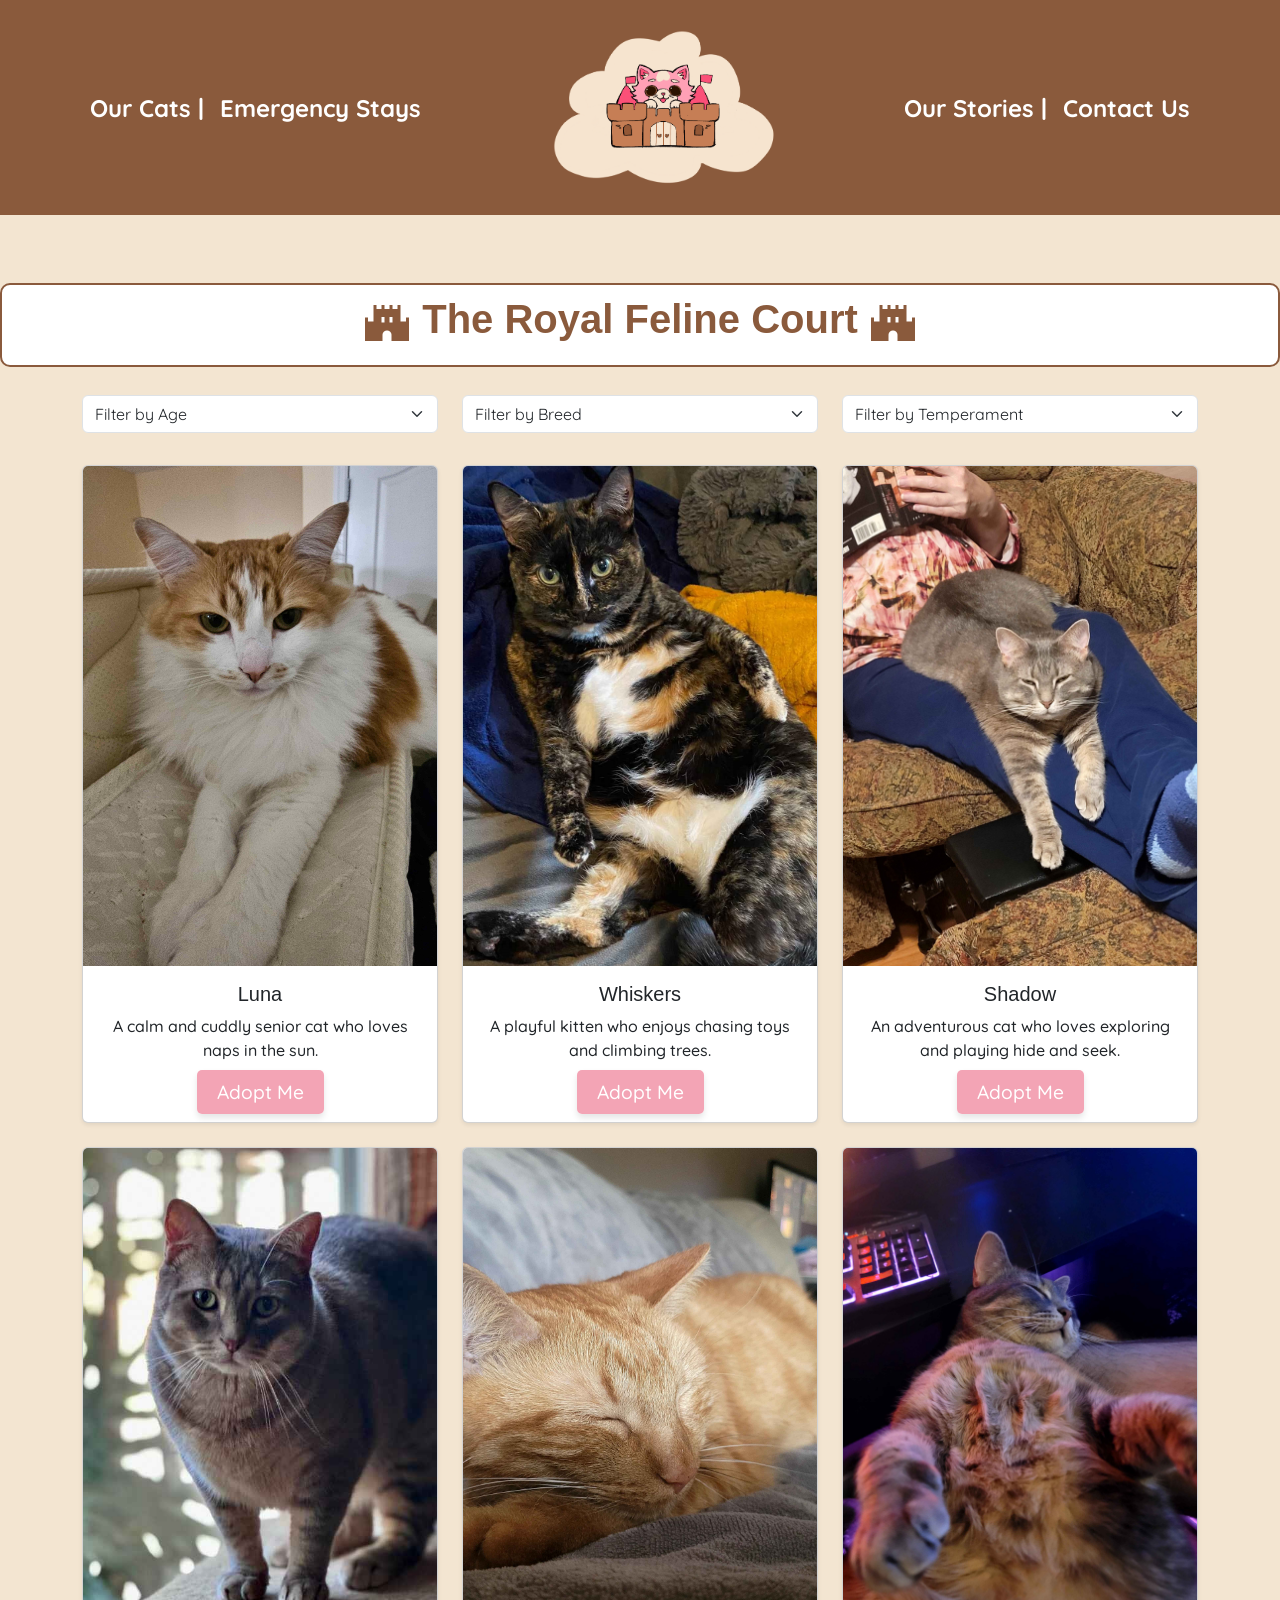
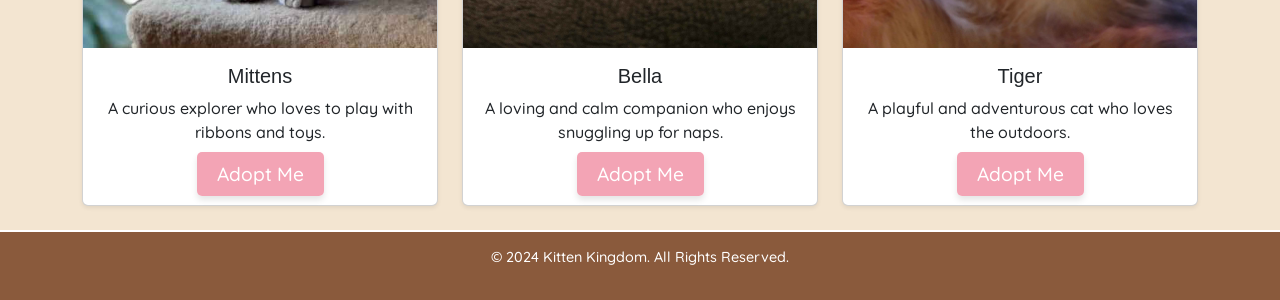
<file: outcats.html>
<!DOCTYPE html>
<html lang="en">

<head>
    <meta charset="UTF-8">
    <meta name="viewport" content="width=device-width, initial-scale=1.0">
    <title>Kitten Kingdom - Royal Feline Court</title>
    <link rel="icon" type="image/x-icon" href="images/favi_1.ico">
    <link href="https://fonts.googleapis.com/css2?family=Carrois+Gothic+SC&family=Quicksand:wght@300..700&display=swap" rel="stylesheet">
    <link href="https://cdn.jsdelivr.net/npm/bootstrap@5.3.2/dist/css/bootstrap.min.css" rel="stylesheet">
    <link href="https://fonts.googleapis.com/css2?family=Nunito:wght@400;700&display=swap" rel="stylesheet">
    <link rel="stylesheet"
        href="https://fonts.googleapis.com/css2?family=Material+Symbols+Outlined:opsz,wght,FILL,GRAD@20..48,100..700,0..1,-50..200" />
    <link rel="stylesheet" href="css/kingdom.css">
</head>

<body>

    <nav class="navbar navbar-expand-lg bg-brown py-3">
        <div class="container">
            <ul class="navbar-nav me-auto">
                <li class="nav-item"><a class="nav-link" href="outcats.html"> Our Cats | </a></li>
                <li class="nav-item"><a class="nav-link" href="emergencyshelter.html">Emergency Stays </a></li>
            </ul>
            <a class="navbar-brand mx-auto" href="home.html"><img src="images/logo.png" alt="Kitten Kingdom Logo"
                    class="logo"></a>
            <ul class="navbar-nav ms-auto">
                <li class="nav-item"><a class="nav-link" href="oursuccess.html"> Our Stories | </a></li>
                <li class="nav-item"><a class="nav-link" href="contactus.html">Contact Us </a></li>
            </ul>
        </div>
    </nav>


    <header class="text-center my-5 fade-in">
        <div class="header-box">
            <h1><span class="material-symbols-outlined">castle</span>  The Royal Feline Court   <span
                    class="material-symbols-outlined">castle</span></h1>
        </div>
    </header>


    <div class="container mb-4 fade-in">
        <div class="row text-center">
            <div class="col-md-4 mb-2">
                <select class="form-select">
                    <option selected>Filter by Age</option>
                    <option value="1">Kitten</option>
                    <option value="2">Adult</option>
                    <option value="3">Senior</option>
                </select>
            </div>
            <div class="col-md-4 mb-2">
                <select class="form-select">
                    <option selected>Filter by Breed</option>
                    <option value="1">Siamese</option>
                    <option value="2">Persian</option>
                    <option value="3">Maine Coon</option>
                </select>
            </div>
            <div class="col-md-4 mb-2">
                <select class="form-select">
                    <option selected>Filter by Temperament</option>
                    <option value="1">Playful</option>
                    <option value="2">Calm</option>
                    <option value="3">Adventurous</option>
                </select>
            </div>
        </div>
    </div>


    <main class="container fade-in">
        <div class="row">
            <div class="col-md-4 mb-4">
                <div class="card shadow-sm">
                    <img src="images/cat1.jpg" class="card-img-top" alt="Calm cuddly senior cat Luna">
                    <div class="card-body text-center">
                        <h5 class="card-title">Luna</h5>
                        <p class="card-text">A calm and cuddly senior cat who loves naps in the sun.</p>
                        <a href="emergencyshelter.html" class="btn-custom">Adopt Me</a>

                    </div>
                </div>
            </div>
            <div class="col-md-4 mb-4">
                <div class="card shadow-sm">
                    <img src="images/cat2.jpg" class="card-img-top" alt="Playful kitten whiskers">
                    <div class="card-body text-center">
                        <h5 class="card-title">Whiskers</h5>
                        <p class="card-text">A playful kitten who enjoys chasing toys and climbing trees.</p>
                        <a href="emergencyshelter.html" class="btn-custom">Adopt Me</a>

                    </div>
                </div>
            </div>
            <div class="col-md-4 mb-4">
                <div class="card shadow-sm">
                    <img src="images/cat3.jpg" class="card-img-top" alt="Big adventureous cat shadow">
                    <div class="card-body text-center">
                        <h5 class="card-title">Shadow</h5>
                        <p class="card-text">An adventurous cat who loves exploring and playing hide and seek.</p>
                        <a href="emergencyshelter.html" class="btn-custom">Adopt Me</a>

                    </div>
                </div>
            </div>
        </div>


        <div class="row">
            <div class="col-md-4 mb-4">
                <div class="card shadow-sm">
                    <img src="images/cat4.jpg" class="card-img-top" alt="Curious and kind cat Mittens">
                    <div class="card-body text-center">
                        <h5 class="card-title">Mittens</h5>
                        <p class="card-text">A curious explorer who loves to play with ribbons and toys.</p>
                        <a href="emergencyshelter.html" class="btn-custom">Adopt Me</a>

                    </div>
                </div>
            </div>
            <div class="col-md-4 mb-4">
                <div class="card shadow-sm">
                    <img src="images/cat5.jpg" class="card-img-top" alt="Relaxing and snuggly cat Bella">
                    <div class="card-body text-center">
                        <h5 class="card-title">Bella</h5>
                        <p class="card-text">A loving and calm companion who enjoys snuggling up for naps.</p>
                        <a href="emergencyshelter.html" class="btn-custom">Adopt Me</a>
                    </div>
                </div>
            </div>
            <div class="col-md-4 mb-4">
                <div class="card shadow-sm">
                    <img src="images/cat6.jpg" class="card-img-top" alt="Happy and adventureous cat Tiger">
                    <div class="card-body text-center">
                        <h5 class="card-title">Tiger</h5>
                        <p class="card-text">A playful and adventurous cat who loves the outdoors.</p>
                        <a href="emergencyshelter.html" class="btn-custom">Adopt Me</a>
                    </div>
                </div>
            </div>
        </div>
    </main>


    <footer>
        <div class="container">
            <p>&copy; 2024 Kitten Kingdom. All Rights Reserved.</p>
        </div>
    </footer>

    <script src="https://cdn.jsdelivr.net/npm/bootstrap@5.3.2/dist/js/bootstrap.bundle.min.js"></script>
</body>

</html>
</file>
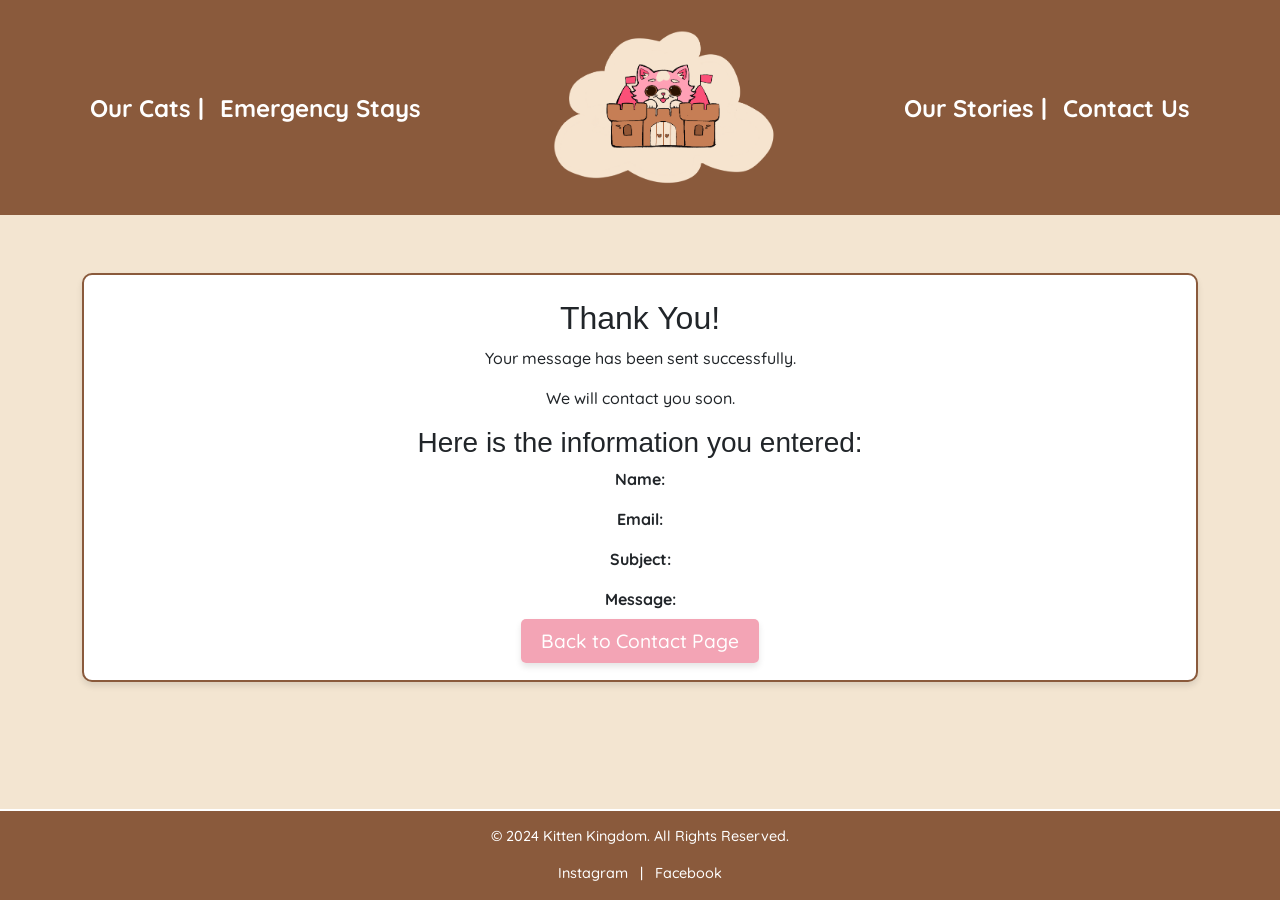
<file: html/confirmation.html>
<!DOCTYPE html>
<html lang="en">

<head>
    <meta charset="UTF-8">
    <meta name="viewport" content="width=device-width, initial-scale=1.0">
    <title>Message Sent - Kitten Kingdom</title>
    <link rel="icon" type="image/x-icon" href="../images/favi_1.ico">
    <link href="https://fonts.googleapis.com/css2?family=Carrois+Gothic+SC&family=Quicksand:wght@300..700&display=swap" rel="stylesheet">
    <link href="https://cdn.jsdelivr.net/npm/bootstrap@5.3.2/dist/css/bootstrap.min.css" rel="stylesheet">
    <link rel="stylesheet" href="../css/kingdom.css">
</head>

<body>

    <nav class="navbar navbar-expand-lg bg-brown py-3 fade-in">
        <div class="container">
            <ul class="navbar-nav me-auto">
                <li class="nav-item"><a class="nav-link" href="outcats.html"> Our Cats | </a></li>
                <li class="nav-item"><a class="nav-link" href="emergencyshelter.html">Emergency Stays </a></li>
            </ul>
            <a class="navbar-brand mx-auto" href="home.html"><img src="../images/logo.png" alt="Kitten Kingdom Logo"
                    class="logo"></a>
            <ul class="navbar-nav ms-auto">
                <li class="nav-item"><a class="nav-link" href="oursuccess.html"> Our Stories | </a></li>
                <li class="nav-item"><a class="nav-link" href="contactus.html">Contact Us </a></li>
            </ul>
        </div>
    </nav>

    <main class="container my-5 fade-in">
        <div class="box-with-border p-4 text-center">
            <h2>Thank You!</h2>
            <p>Your message has been sent successfully.</p>
            <p>We will contact you soon.</p>
            <h3>Here is the information you entered:</h3>
            <p><strong>Name:</strong> <span id="name"></span></p>
            <p><strong>Email:</strong> <span id="email"></span></p>
            <p><strong>Subject:</strong> <span id="subject"></span></p>
            <p><strong>Message:</strong> <span id="message"></span></p>
            <a href="contactus.html" class="btn-custom mt-3">Back to Contact Page</a>
        </div>
    </main>

    <footer>
        <div class="container text-center fade-in">
            <p>&copy; 2024 Kitten Kingdom. All Rights Reserved.</p>
            <div>
                <a href="#" class="mx-2">Instagram</a> |
                <a href="#" class="mx-2">Facebook</a>
            </div>
        </div>
    </footer>

    <script>
        
        const params = new URLSearchParams(window.location.search);

        
        document.getElementById("name").textContent = params.get("name");
        document.getElementById("email").textContent = params.get("email");
        document.getElementById("subject").textContent = params.get("subject");
        document.getElementById("message").textContent = params.get("message");
    </script>
</body>

</html>
</file>
<file: css/kingdom.css>
body {
    display: flex;
    flex-direction: column;
    min-height: 100vh;
    margin: 0;
    padding: 0;
    background-color: #f3e5d1;
    box-sizing: border-box;
    font-family: 'Quicksand', sans-serif; 
    font-weight: 500; 
}

h1, h2, h3, h4, h5, h6 {
    font-family: 'Carrois Gothic', sans-serif; 
    font-weight: 500; 
}

.bg-brown {
    background-color: #8a5a3c;
}

.navbar .nav-link {
    color: #ffffff;
    font-weight: bold;
    font-size: 1.5rem;
    transition: color 0.2s ease;
}

.navbar .nav-link:hover {
    color: #e85d7a;
}

.navbar-brand .logo {
    width: 250px;
    height: auto;
}

.header-box {
    background-color: #ffffff;
    border: 2px solid #8a5a3c;
    border-radius: 10px;
    padding: 10px 30px;
    margin: 0 auto;
    position: relative;
    top: 20px;
    text-align: center;
}

header h1 {
    font-size: 2.5rem;
    color: #8a5a3c;
    font-weight: bold;
}

.hero {
    background-image: url('../images/banner.jpg');
    background-size: cover;
    background-position: center;
    background-repeat: no-repeat;
    height: 400px;
    display: flex;
    align-items: center;
    justify-content: center;
    position: relative;
    color: #ffffff;
    text-shadow: 2px 2px 5px rgba(0, 0, 0, 0.5);
}

.hero::before {
    content: "";
    position: absolute;
    top: 0;
    left: 0;
    right: 0;
    bottom: 0;
    background-color: rgba(138, 90, 60, 0.7);
    z-index: 1;
}

.hero-content {
    position: relative;
    z-index: 2;
    text-align: center;
}

.hero-content h1 {
    font-size: 3.5rem;
    font-weight: bold;
    margin-bottom: 10px;
    color: #ffffff;
}

.hero-content p {
    font-size: 1.5rem;
    margin-bottom: 20px;
    color: #ffffff;
}

.carousel-item img {
    height: 400px;
    width: 100%;
    object-fit: cover;
    object-position: center;
    border-top-left-radius: 10px;
    border-top-right-radius: 10px;
    box-shadow: 0px 4px 6px rgba(0, 0, 0, 0.1);
}

.carousel-caption-below {
    background-color: #8a5a3c;
    color: #ffffff;
    padding: 10px 15px;
    text-align: center;
    font-size: 1rem;
    border-bottom-left-radius: 10px;
    border-bottom-right-radius: 10px;
}

.card-img-top {
    height: 500px;
    object-fit: cover;
    object-position: center;
}

.box-with-border {
    background-color: #ffffff;
    border: 2px solid #8a5a3c;
    border-radius: 10px;
    padding: 20px;
    margin-top: 10px;
    box-shadow: 0px 4px 6px rgba(0, 0, 0, 0.1);
    flex: 1;
}

.btn-custom {
    background-color: #f3a4b5;
    border: none;
    color: white;
    border-radius: 5px;
    text-decoration: none;
    font-size: 1.2rem;
    padding: 10px 20px;
    transition: transform 0.2s ease, background-color 0.2s ease;
    box-shadow: 0px 4px 6px rgba(0, 0, 0, 0.1);
}

.btn-custom:hover {
    background-color: #e85d7a;
    transform: scale(1.05);
}

footer {
    background-color: #8a5a3c;
    color: #ffffff;
    font-size: 0.9rem;
    text-align: center;
    padding: 15px 0;
    margin-top: auto;
    border-top: 2px solid #ffffff;
}
footer a {
    color: #ffffff;
    text-decoration: none;
}

footer a:hover {
    color: #e85d7a;
    text-decoration: underline;
}

.fade-in {
    opacity: 0;
    animation: fadeIn 1s ease-in forwards;
}

.material-symbols-outlined {
    font-family: 'Material Symbols Outlined';
    font-size: 3rem;
    font-variation-settings: "FILL" 1;
    color: #8a5a3c;
    vertical-align: middle;
}

.success-image-container {
    display: flex;
    flex-direction: column;
    align-items: center;
    justify-content: center;
    background-color: #ffffff;
    border: 2px solid #8a5a3c;
    border-radius: 5px;
    box-shadow: 0px 4px 6px rgba(0, 0, 0, 0.1);
    height: 350px; 
    padding: 10px;
}

.success-img {
    width: 100%;
    max-width: 250px;
    height: 250px; 
    object-fit: cover;
    border-radius: 5px;
}

.success-caption {
    background-color: #8a5a3c;
    color: #ffffff;
    text-align: center;
    padding: 10px 0;
    font-size: 1rem;
    border-bottom-left-radius: 5px;
    border-bottom-right-radius: 5px;
    margin-top: 10px;
    width: 100%;
}

.success-text-box {
    display: flex;
    align-items: center;
    justify-content: center;
    height: auto; 
    max-width: 100%; 
    background-color: #ffffff;
    border: 2px solid #8a5a3c;
    border-radius: 5px;
    padding: 20px;
    box-shadow: 0px 4px 6px rgba(0, 0, 0, 0.1);
    text-align: center;
    font-size: 1rem;
    overflow-y: auto;
    overflow-wrap: break-word; 
    word-break: break-word; 
    hyphens: auto; 
}


@keyframes fadeIn {
    from {
        opacity: 0;
    }
    to {
        opacity: 1;
    }
}
</file>
